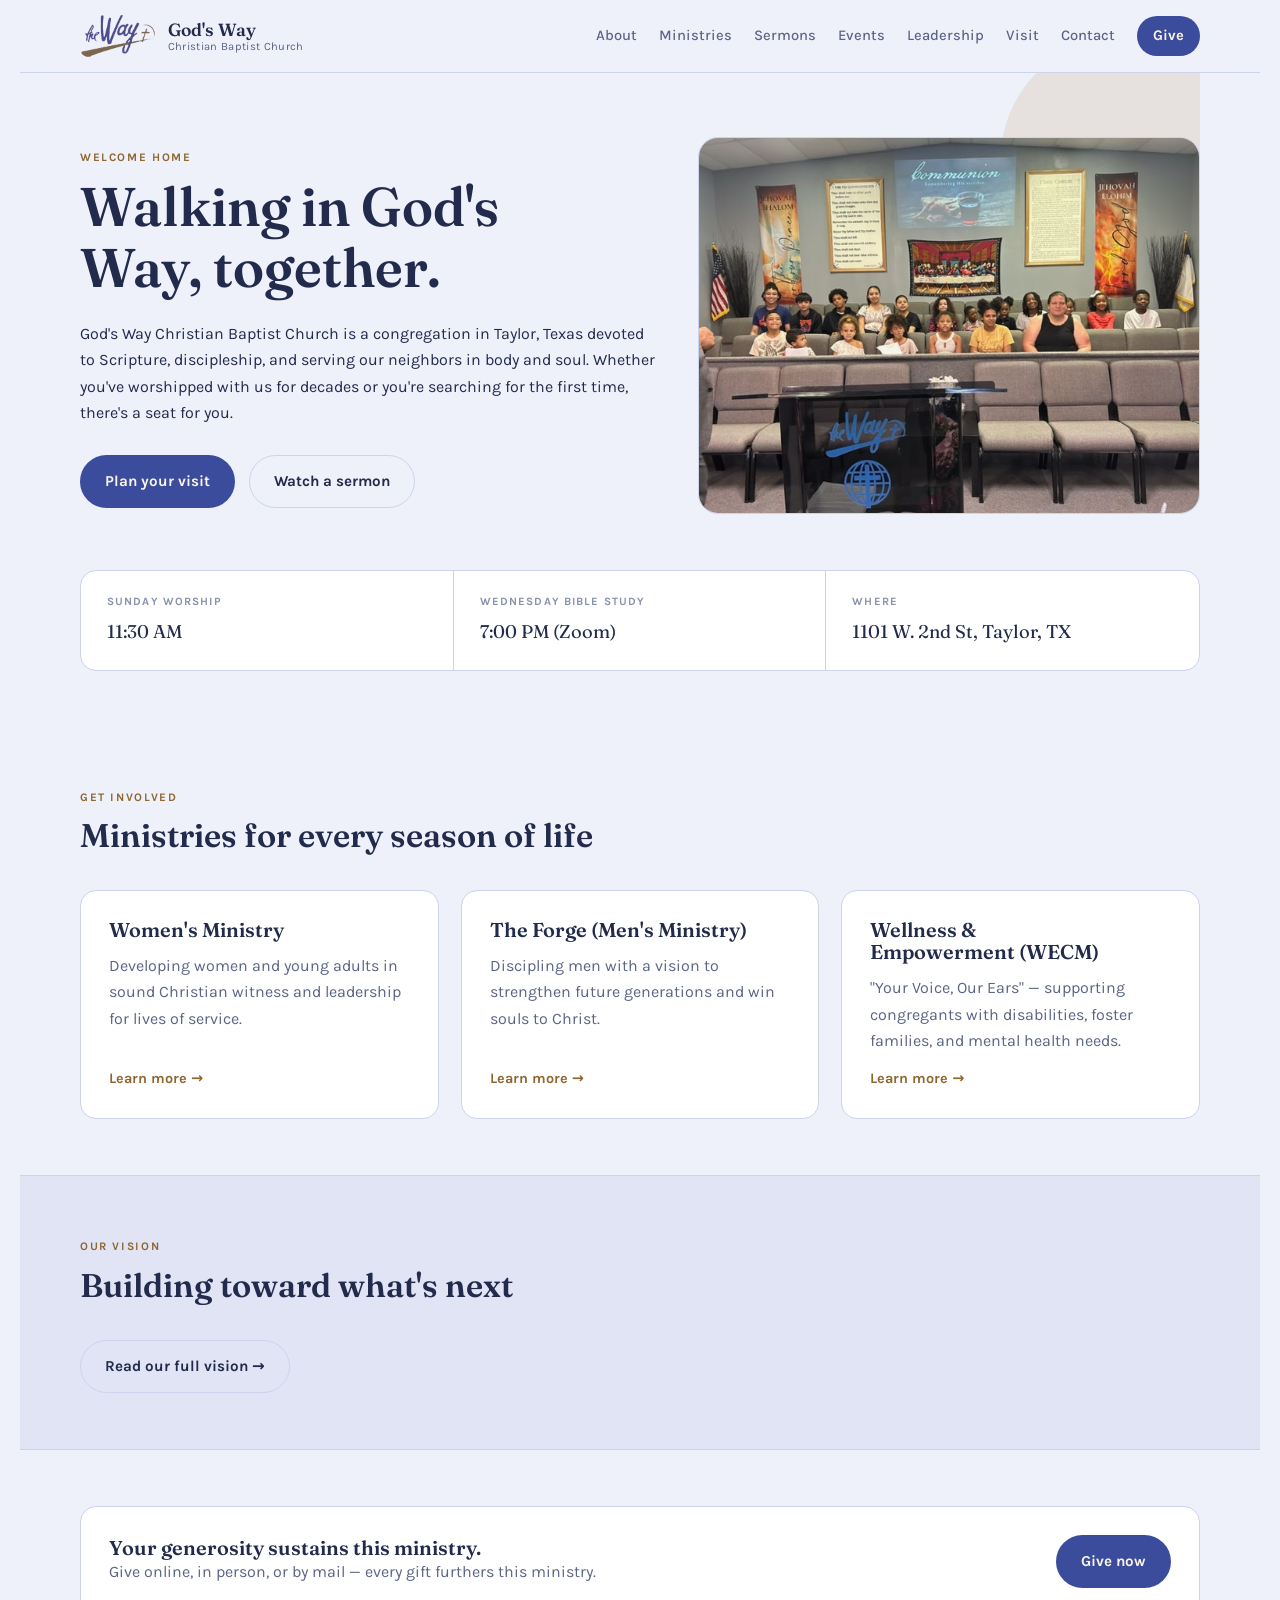
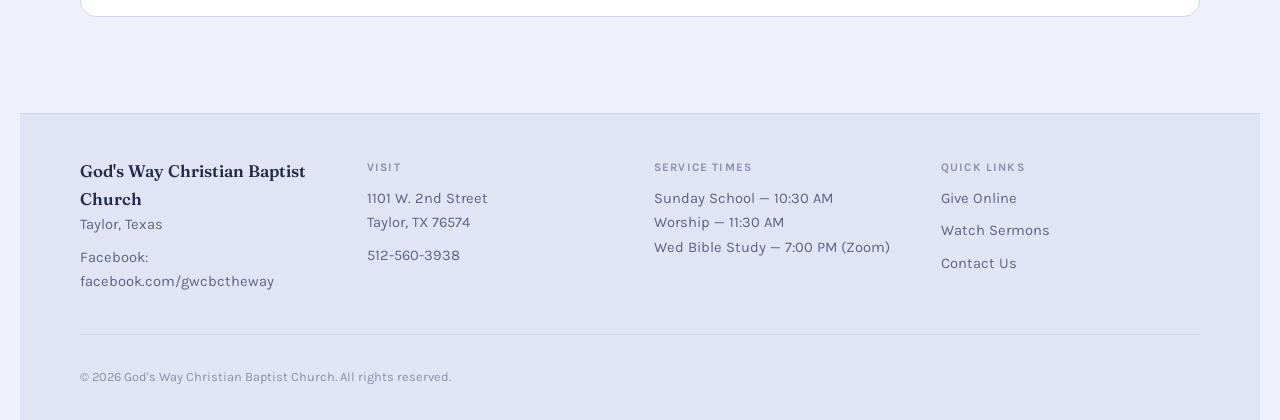
<file: index.html>
<!doctype html>
<html lang="en">
<head>
<meta charset="UTF-8">
<meta name="viewport" content="width=device-width, initial-scale=1.0">
<title>God's Way Christian Baptist Church</title>
<meta name="description" content="God's Way Christian Baptist Church in Taylor, Texas — Sunday worship, ministries, sermons, and online giving.">
<link rel="preconnect" href="https://fonts.googleapis.com">
<link rel="stylesheet" href="https://fonts.googleapis.com/css2?family=Fraunces:ital,wght@0,500;0,600;1,500&family=Karla:wght@400;500;700&display=swap">
<link rel="stylesheet" href="styles.css">
</head>
<body>

<header class="site-header">
  <div class="wrap header-inner">
    <a class="brand" href="index.html">
      <span class="brand-logo-chip">
        <img class="brand-logo" src="assets/logo.png" alt="God's Way Christian Baptist Church logo">
      </span>
      <span class="brand-text">
        <span class="brand-name">God's Way</span>
        <span class="brand-sub">Christian Baptist Church</span>
      </span>
    </a>
    <nav class="site-nav" aria-label="Primary">
      <a href="about.html">About</a>
      <a href="ministries.html">Ministries</a>
      <a href="sermons.html">Sermons</a>
      <a href="events.html">Events</a>
      <a href="staff.html">Leadership</a>
      <a href="visit.html">Visit</a>
      <a href="contact.html">Contact</a>
      <a class="nav-give" href="give.html">Give</a>
    </nav>
  </div>
</header>

<main>

  <section class="hero wrap">
    <div class="hero-arch" aria-hidden="true"></div>
    <div class="hero-grid">
      <div class="hero-content">
        <span class="eyebrow">Welcome Home</span>
        <h1>Walking in God's Way, together.</h1>
        <p class="wide">God's Way Christian Baptist Church is a congregation in Taylor, Texas devoted to Scripture, discipleship, and serving our neighbors in body and soul. Whether you've worshipped with us for decades or you're searching for the first time, there's a seat for you.</p>
        <div class="hero-actions">
          <a class="btn btn-primary" href="visit.html">Plan your visit</a>
          <a class="btn btn-ghost" href="sermons.html">Watch a sermon</a>
        </div>
      </div>
      <div class="hero-photo">
        <img class="zoomable" src="assets/congregation.jpg" alt="Congregation gathered for worship at God's Way Christian Baptist Church">
      </div>
    </div>
  </section>

  <div class="wrap">
    <div class="info-strip">
      <div class="info-item">
        <div class="info-label">Sunday Worship</div>
        <div class="info-value">11:30 AM</div>
      </div>
      <div class="info-item">
        <div class="info-label">Wednesday Bible Study</div>
        <div class="info-value">7:00 PM (Zoom)</div>
      </div>
      <div class="info-item">
        <div class="info-label">Where</div>
        <div class="info-value">1101 W. 2nd St, Taylor, TX</div>
      </div>
    </div>
  </div>

  <section class="block">
    <div class="wrap">
      <div class="section-head">
        <span class="eyebrow">Get Involved</span>
        <h2>Ministries for every season of life</h2>
      </div>
      <div class="grid-3">
        <div class="card">
          <h3>Women's Ministry</h3>
          <p>Developing women and young adults in sound Christian witness and leadership for lives of service.</p>
          <a class="more" href="ministries.html#womens">Learn more &rarr;</a>
        </div>
        <div class="card">
          <h3>The Forge (Men's Ministry)</h3>
          <p>Discipling men with a vision to strengthen future generations and win souls to Christ.</p>
          <a class="more" href="ministries.html#brotherhood">Learn more &rarr;</a>
        </div>
        <div class="card">
          <h3>Wellness &amp; Empowerment (WECM)</h3>
          <p>"Your Voice, Our Ears" — supporting congregants with disabilities, foster families, and mental health needs.</p>
          <a class="more" href="ministries.html#wecm">Learn more &rarr;</a>
        </div>
      </div>
    </div>
  </section>

  <section class="block alt">
    <div class="wrap">
      <span class="eyebrow">Our Vision</span>
      <h2>Building toward what's next</h2>
      <!-- <div class="needs-content">
        <span class="tag">Add Content</span>
        <p>Add your church's actual vision and future plans here.</p>
      </div> -->
      <a class="btn btn-ghost" style="margin-top:20px;" href="about.html">Read our full vision &rarr;</a>
    </div>
  </section>

  <section class="block">
    <div class="wrap">
      <div class="card" style="flex-direction:row; align-items:center; justify-content:space-between; flex-wrap:wrap; gap:20px;">
        <div>
          <h3>Your generosity sustains this ministry.</h3>
          <p>Give online, in person, or by mail — every gift furthers this ministry.</p>
        </div>
        <a class="btn btn-primary" href="give.html">Give now</a>
      </div>
    </div>
  </section>

</main>

<footer class="site-footer">
  <div class="wrap footer-grid">
    <div class="footer-col">
      <span class="brand-name">God's Way Christian Baptist Church</span>
      <p>Taylor, Texas</p>
      <p>Facebook: <a href="https://www.facebook.com/gwcbctheway/" target="_blank" rel="noopener">facebook.com/gwcbctheway</a></p>
    </div>
    <div class="footer-col">
      <span class="footer-heading">Visit</span>
      <p>1101 W. 2nd Street<br>Taylor, TX 76574</p>
      <p><a href="tel:+15125603938">512-560-3938</a></p>
    </div>
    <div class="footer-col">
      <span class="footer-heading">Service Times</span>
      <p>Sunday School — 10:30 AM<br>Worship — 11:30 AM<br>Wed Bible Study — 7:00 PM (Zoom)</p>
    </div>
    <div class="footer-col">
      <span class="footer-heading">Quick Links</span>
      <p><a href="give.html">Give Online</a></p>
      <p><a href="sermons.html">Watch Sermons</a></p>
      <p><a href="contact.html">Contact Us</a></p>
    </div>
  </div>
  <div class="wrap footer-bottom">
    <p>&copy; <span id="year"></span> God's Way Christian Baptist Church. All rights reserved.</p>
  </div>
</footer>

<script>document.getElementById('year').textContent = new Date().getFullYear();</script>
<script src="assets/lightbox.js"></script>
</body>
</html>
</file>
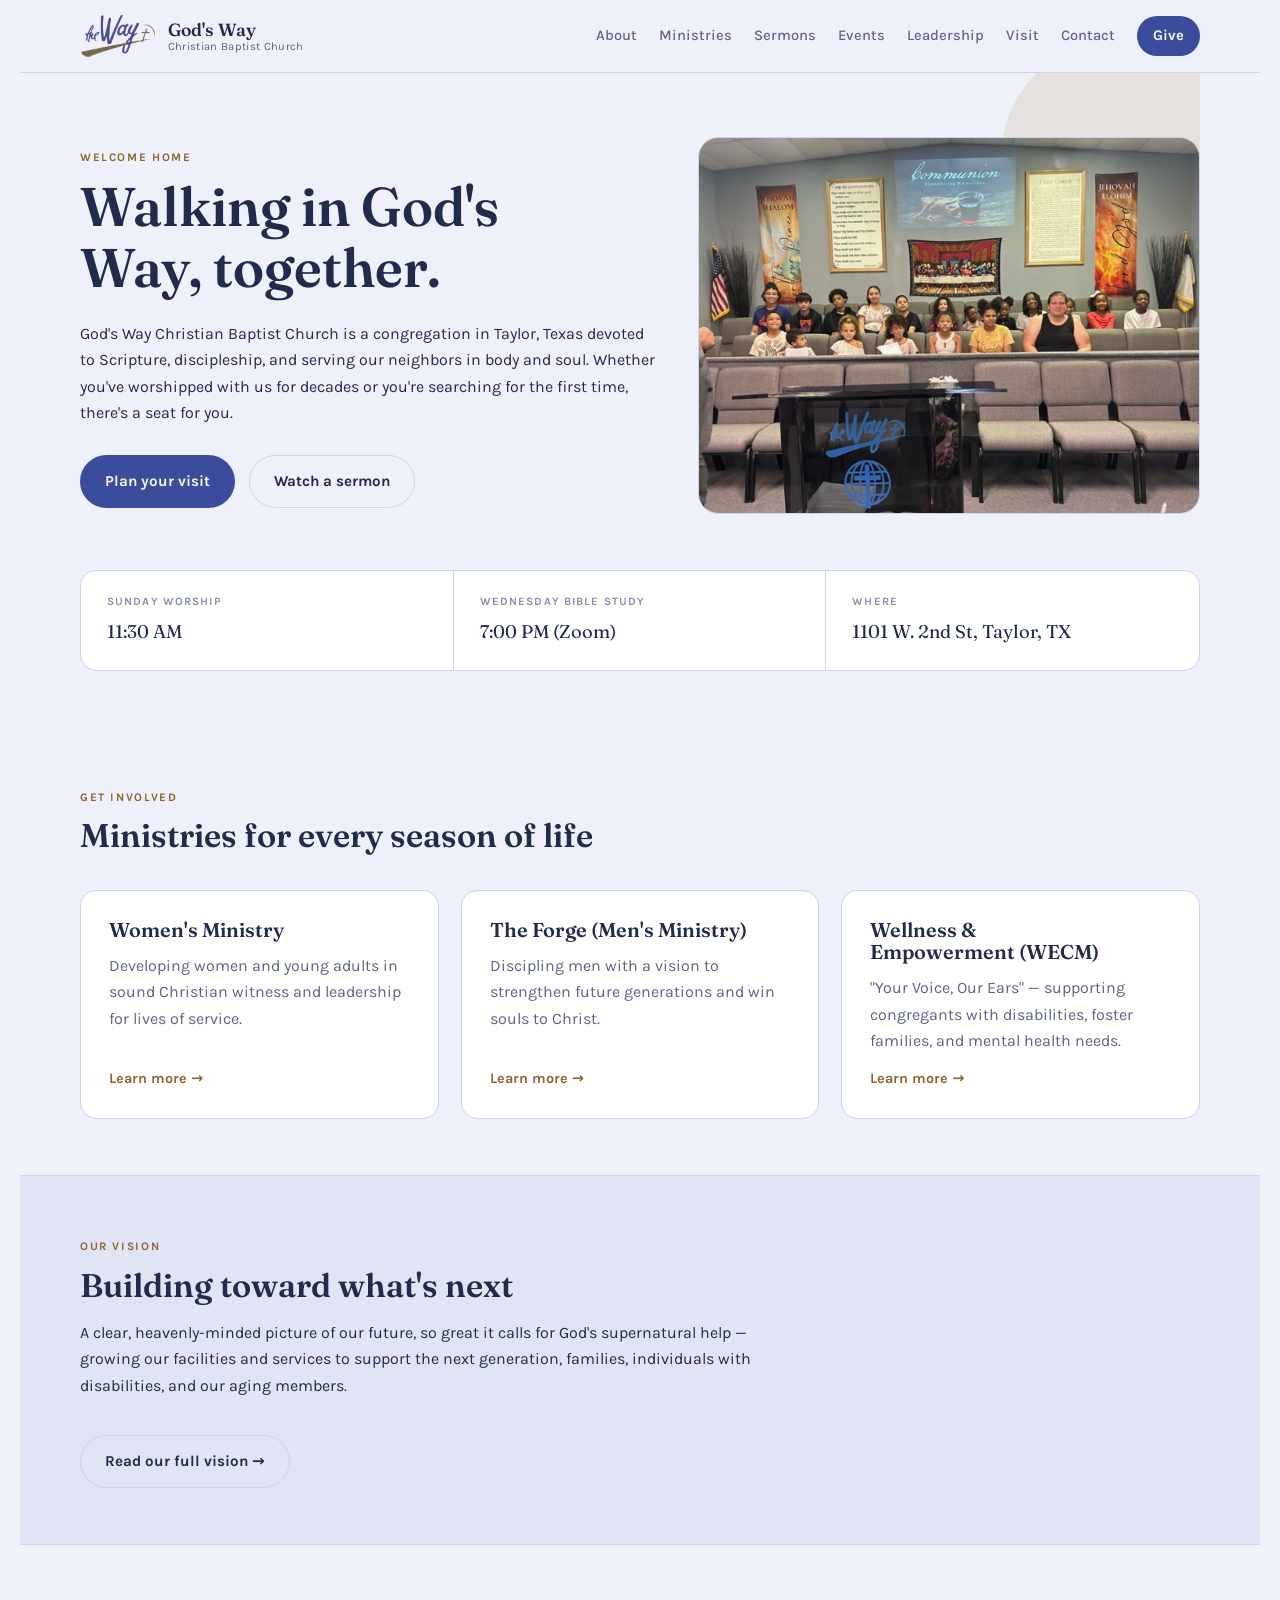
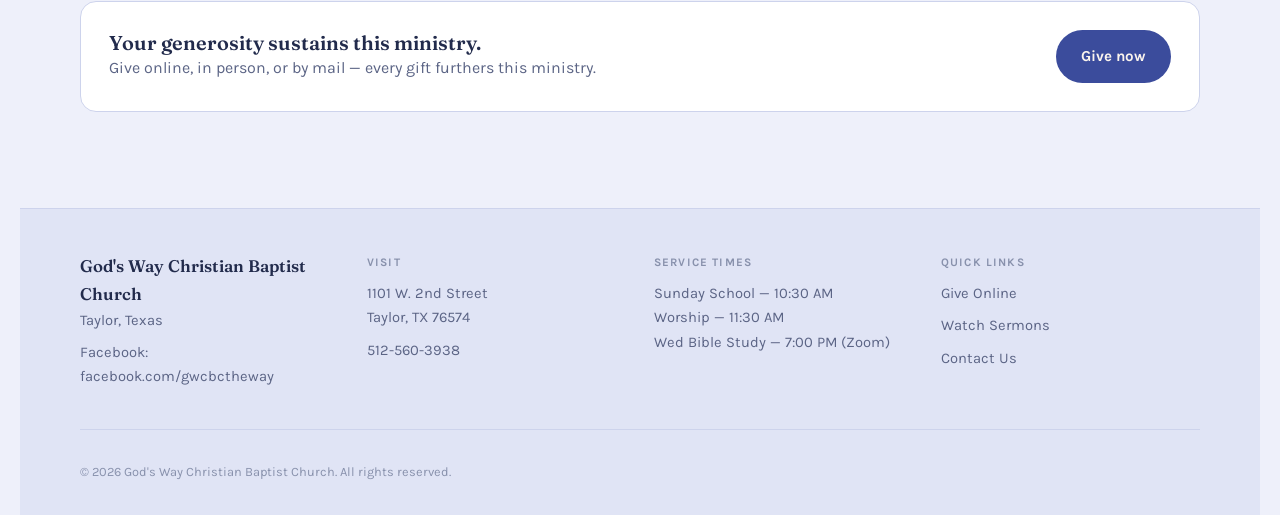
<file: public/index.html>
<!doctype html>
<html lang="en">
<head>
<meta charset="UTF-8">
<meta name="viewport" content="width=device-width, initial-scale=1.0">
<title>God's Way Christian Baptist Church</title>
<meta name="description" content="God's Way Christian Baptist Church in Taylor, Texas — Sunday worship, ministries, sermons, and online giving.">
<link rel="preconnect" href="https://fonts.googleapis.com">
<link rel="stylesheet" href="https://fonts.googleapis.com/css2?family=Fraunces:ital,wght@0,500;0,600;1,500&family=Karla:wght@400;500;700&display=swap">
<link rel="stylesheet" href="styles.css">
</head>
<body>

<header class="site-header">
  <div class="wrap header-inner">
    <a class="brand" href="index.html">
      <span class="brand-logo-chip">
        <img class="brand-logo" src="assets/logo.png" alt="God's Way Christian Baptist Church logo">
      </span>
      <span class="brand-text">
        <span class="brand-name">God's Way</span>
        <span class="brand-sub">Christian Baptist Church</span>
      </span>
    </a>
    <nav class="site-nav" aria-label="Primary">
      <a href="about.html">About</a>
      <a href="ministries.html">Ministries</a>
      <a href="sermons.html">Sermons</a>
      <a href="events.html">Events</a>
      <a href="staff.html">Leadership</a>
      <a href="visit.html">Visit</a>
      <a href="contact.html">Contact</a>
      <a class="nav-give" href="give.html">Give</a>
    </nav>
  </div>
</header>

<main>

  <section class="hero wrap">
    <div class="hero-arch" aria-hidden="true"></div>
    <div class="hero-grid">
      <div class="hero-content">
        <span class="eyebrow">Welcome Home</span>
        <h1>Walking in God's Way, together.</h1>
        <p class="wide">God's Way Christian Baptist Church is a congregation in Taylor, Texas devoted to Scripture, discipleship, and serving our neighbors in body and soul. Whether you've worshipped with us for decades or you're searching for the first time, there's a seat for you.</p>
        <div class="hero-actions">
          <a class="btn btn-primary" href="visit.html">Plan your visit</a>
          <a class="btn btn-ghost" href="sermons.html">Watch a sermon</a>
        </div>
      </div>
      <div class="hero-photo">
        <img class="zoomable" src="assets/congregation.jpg" alt="Congregation gathered for worship at God's Way Christian Baptist Church">
      </div>
    </div>
  </section>

  <div class="wrap">
    <div class="info-strip">
      <div class="info-item">
        <div class="info-label">Sunday Worship</div>
        <div class="info-value">11:30 AM</div>
      </div>
      <div class="info-item">
        <div class="info-label">Wednesday Bible Study</div>
        <div class="info-value">7:00 PM (Zoom)</div>
      </div>
      <div class="info-item">
        <div class="info-label">Where</div>
        <div class="info-value">1101 W. 2nd St, Taylor, TX</div>
      </div>
    </div>
  </div>

  <section class="block">
    <div class="wrap">
      <div class="section-head">
        <span class="eyebrow">Get Involved</span>
        <h2>Ministries for every season of life</h2>
      </div>
      <div class="grid-3">
        <div class="card">
          <h3>Women's Ministry</h3>
          <p>Developing women and young adults in sound Christian witness and leadership for lives of service.</p>
          <a class="more" href="ministries.html#womens">Learn more &rarr;</a>
        </div>
        <div class="card">
          <h3>The Forge (Men's Ministry)</h3>
          <p>Discipling men with a vision to strengthen future generations and win souls to Christ.</p>
          <a class="more" href="ministries.html#brotherhood">Learn more &rarr;</a>
        </div>
        <div class="card">
          <h3>Wellness &amp; Empowerment (WECM)</h3>
          <p>"Your Voice, Our Ears" — supporting congregants with disabilities, foster families, and mental health needs.</p>
          <a class="more" href="ministries.html#wecm">Learn more &rarr;</a>
        </div>
      </div>
    </div>
  </section>

  <section class="block alt">
    <div class="wrap">
      <span class="eyebrow">Our Vision</span>
      <h2>Building toward what's next</h2>
      <p class="wide">A clear, heavenly-minded picture of our future, so great it calls for God's supernatural help — growing our facilities and services to support the next generation, families, individuals with disabilities, and our aging members.</p>
      <a class="btn btn-ghost" style="margin-top:20px;" href="about.html">Read our full vision &rarr;</a>
    </div>
  </section>

  <section class="block">
    <div class="wrap">
      <div class="card" style="flex-direction:row; align-items:center; justify-content:space-between; flex-wrap:wrap; gap:20px;">
        <div>
          <h3>Your generosity sustains this ministry.</h3>
          <p>Give online, in person, or by mail — every gift furthers this ministry.</p>
        </div>
        <a class="btn btn-primary" href="give.html">Give now</a>
      </div>
    </div>
  </section>

</main>

<footer class="site-footer">
  <div class="wrap footer-grid">
    <div class="footer-col">
      <span class="brand-name">God's Way Christian Baptist Church</span>
      <p>Taylor, Texas</p>
      <p>Facebook: <a href="https://www.facebook.com/gwcbctheway/" target="_blank" rel="noopener">facebook.com/gwcbctheway</a></p>
    </div>
    <div class="footer-col">
      <span class="footer-heading">Visit</span>
      <p>1101 W. 2nd Street<br>Taylor, TX 76574</p>
      <p><a href="tel:+15125603938">512-560-3938</a></p>
    </div>
    <div class="footer-col">
      <span class="footer-heading">Service Times</span>
      <p>Sunday School — 10:30 AM<br>Worship — 11:30 AM<br>Wed Bible Study — 7:00 PM (Zoom)</p>
    </div>
    <div class="footer-col">
      <span class="footer-heading">Quick Links</span>
      <p><a href="give.html">Give Online</a></p>
      <p><a href="sermons.html">Watch Sermons</a></p>
      <p><a href="contact.html">Contact Us</a></p>
    </div>
  </div>
  <div class="wrap footer-bottom">
    <p>&copy; <span id="year"></span> God's Way Christian Baptist Church. All rights reserved.</p>
  </div>
</footer>

<script>document.getElementById('year').textContent = new Date().getFullYear();</script>
<script src="assets/lightbox.js"></script>
</body>
</html>
</file>
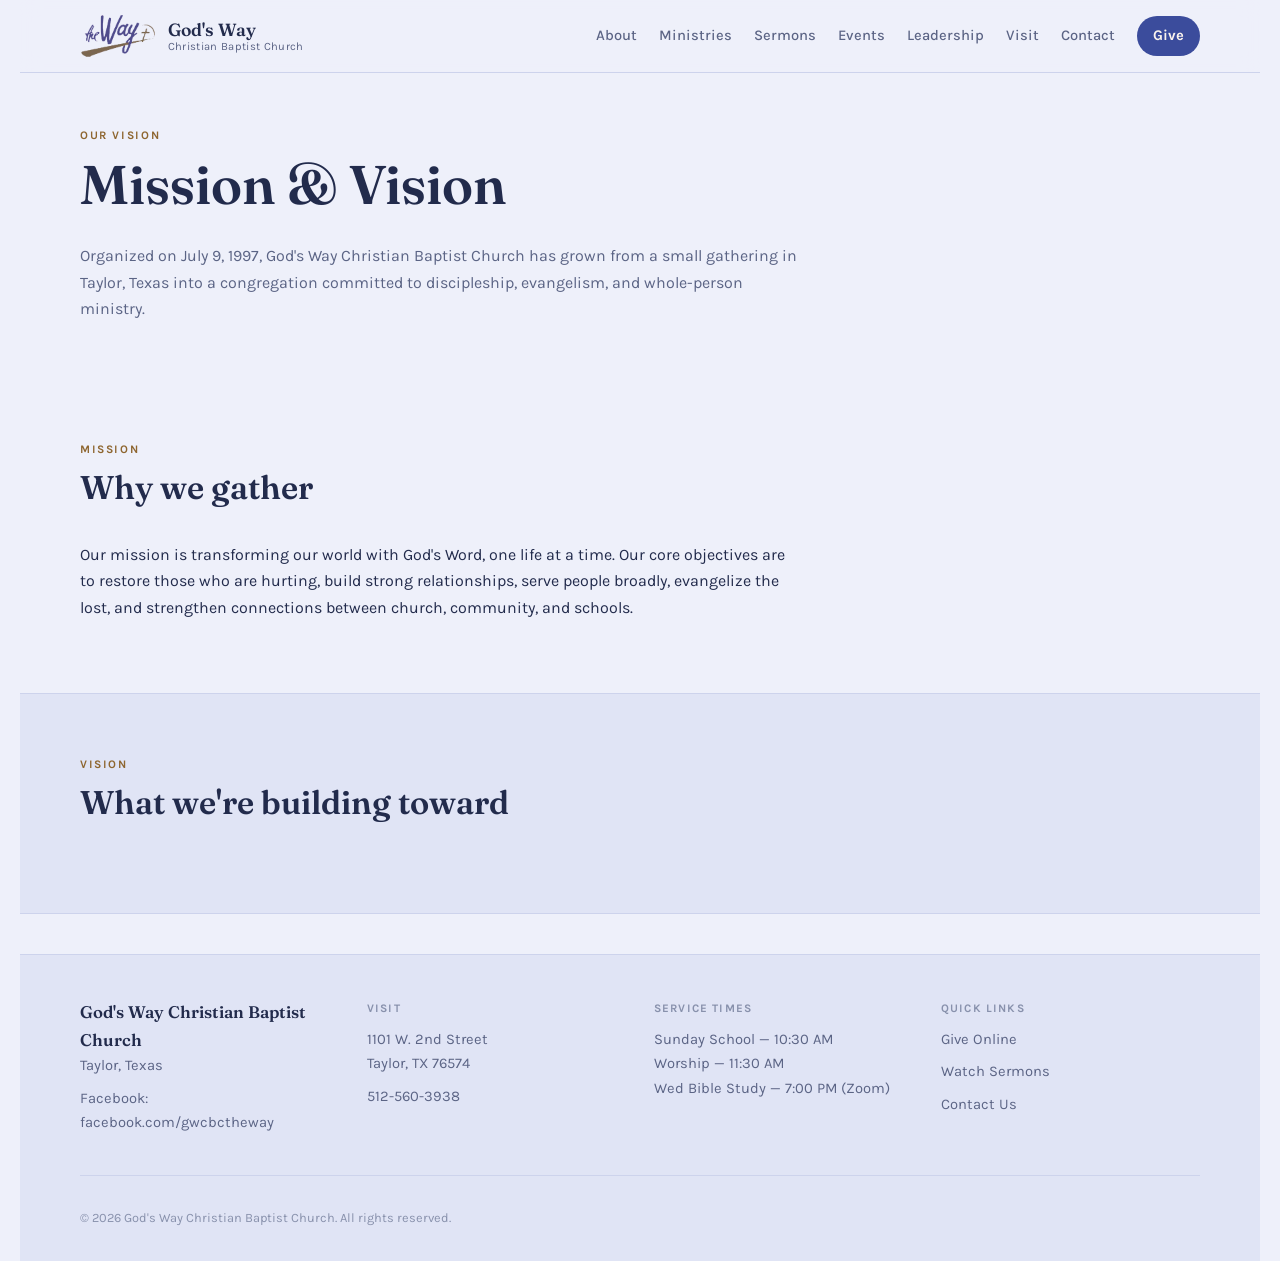
<file: about.html>
<!doctype html>
<html lang="en">
<head>
<meta charset="UTF-8">
<meta name="viewport" content="width=device-width, initial-scale=1.0">
<title>Mission &amp; Vision — God's Way Christian Baptist Church</title>
<link rel="preconnect" href="https://fonts.googleapis.com">
<link rel="stylesheet" href="https://fonts.googleapis.com/css2?family=Fraunces:ital,wght@0,500;0,600;1,500&family=Karla:wght@400;500;700&display=swap">
<link rel="stylesheet" href="styles.css">
</head>
<body>

<header class="site-header">
  <div class="wrap header-inner">
    <a class="brand" href="index.html">
      <span class="brand-logo-chip">
        <img class="brand-logo" src="assets/logo.png" alt="God's Way Christian Baptist Church logo">
      </span>
      <span class="brand-text">
        <span class="brand-name">God's Way</span>
        <span class="brand-sub">Christian Baptist Church</span>
      </span>
    </a>
    <nav class="site-nav" aria-label="Primary">
      <a href="about.html">About</a>
      <a href="ministries.html">Ministries</a>
      <a href="sermons.html">Sermons</a>
      <a href="events.html">Events</a>
      <a href="staff.html">Leadership</a>
      <a href="visit.html">Visit</a>
      <a href="contact.html">Contact</a>
      <a class="nav-give" href="give.html">Give</a>
    </nav>
  </div>
</header>

<main>
  <section class="page-head wrap">
    <span class="eyebrow">Our Vision</span>
    <h1>Mission &amp; Vision</h1>
    <p class="wide">Organized on July 9, 1997, God's Way Christian Baptist Church has grown from a small gathering in Taylor, Texas into a congregation committed to discipleship, evangelism, and whole-person ministry.</p>
  </section>

  <section class="block">
    <div class="wrap">
      <div class="section-head">
        <span class="eyebrow">Mission</span>
        <h2>Why we gather</h2>
      </div>
      <p class="wide">Our mission is transforming our world with God's Word, one life at a time. Our core objectives are to restore those who are hurting, build strong relationships, serve people broadly, evangelize the lost, and strengthen connections between church, community, and schools.</p>
    </div>
  </section>

  <section class="block alt">
    <div class="wrap">
      <div class="section-head">
        <span class="eyebrow">Vision</span>
        <h2>What we're building toward</h2>
      </div>
      <!-- <div class="needs-content">
        <span class="tag">Add Content</span>
        <p>Add your church's actual vision and future plans here — send us the details and we'll replace this placeholder.</p>
      </div> -->
    </div>
  </section>

  <!-- <section class="block">
    <div class="wrap">
      <div class="needs-content">
        <span class="tag">Add Content</span>
        <p>This is a good place for your fuller church history and founding story — who started God's Way, the journey since 1997, and milestones along the way. Send the text and we'll drop it in here.</p>
      </div>
    </div>
  </section> -->
</main>

<footer class="site-footer">
  <div class="wrap footer-grid">
    <div class="footer-col">
      <span class="brand-name">God's Way Christian Baptist Church</span>
      <p>Taylor, Texas</p>
      <p>Facebook: <a href="https://www.facebook.com/gwcbctheway/" target="_blank" rel="noopener">facebook.com/gwcbctheway</a></p>
    </div>
    <div class="footer-col">
      <span class="footer-heading">Visit</span>
      <p>1101 W. 2nd Street<br>Taylor, TX 76574</p>
      <p><a href="tel:+15125603938">512-560-3938</a></p>
    </div>
    <div class="footer-col">
      <span class="footer-heading">Service Times</span>
      <p>Sunday School — 10:30 AM<br>Worship — 11:30 AM<br>Wed Bible Study — 7:00 PM (Zoom)</p>
    </div>
    <div class="footer-col">
      <span class="footer-heading">Quick Links</span>
      <p><a href="give.html">Give Online</a></p>
      <p><a href="sermons.html">Watch Sermons</a></p>
      <p><a href="contact.html">Contact Us</a></p>
    </div>
  </div>
  <div class="wrap footer-bottom">
    <p>&copy; <span id="year"></span> God's Way Christian Baptist Church. All rights reserved.</p>
  </div>
</footer>

<script>document.getElementById('year').textContent = new Date().getFullYear();</script>
</body>
</html>
</file>
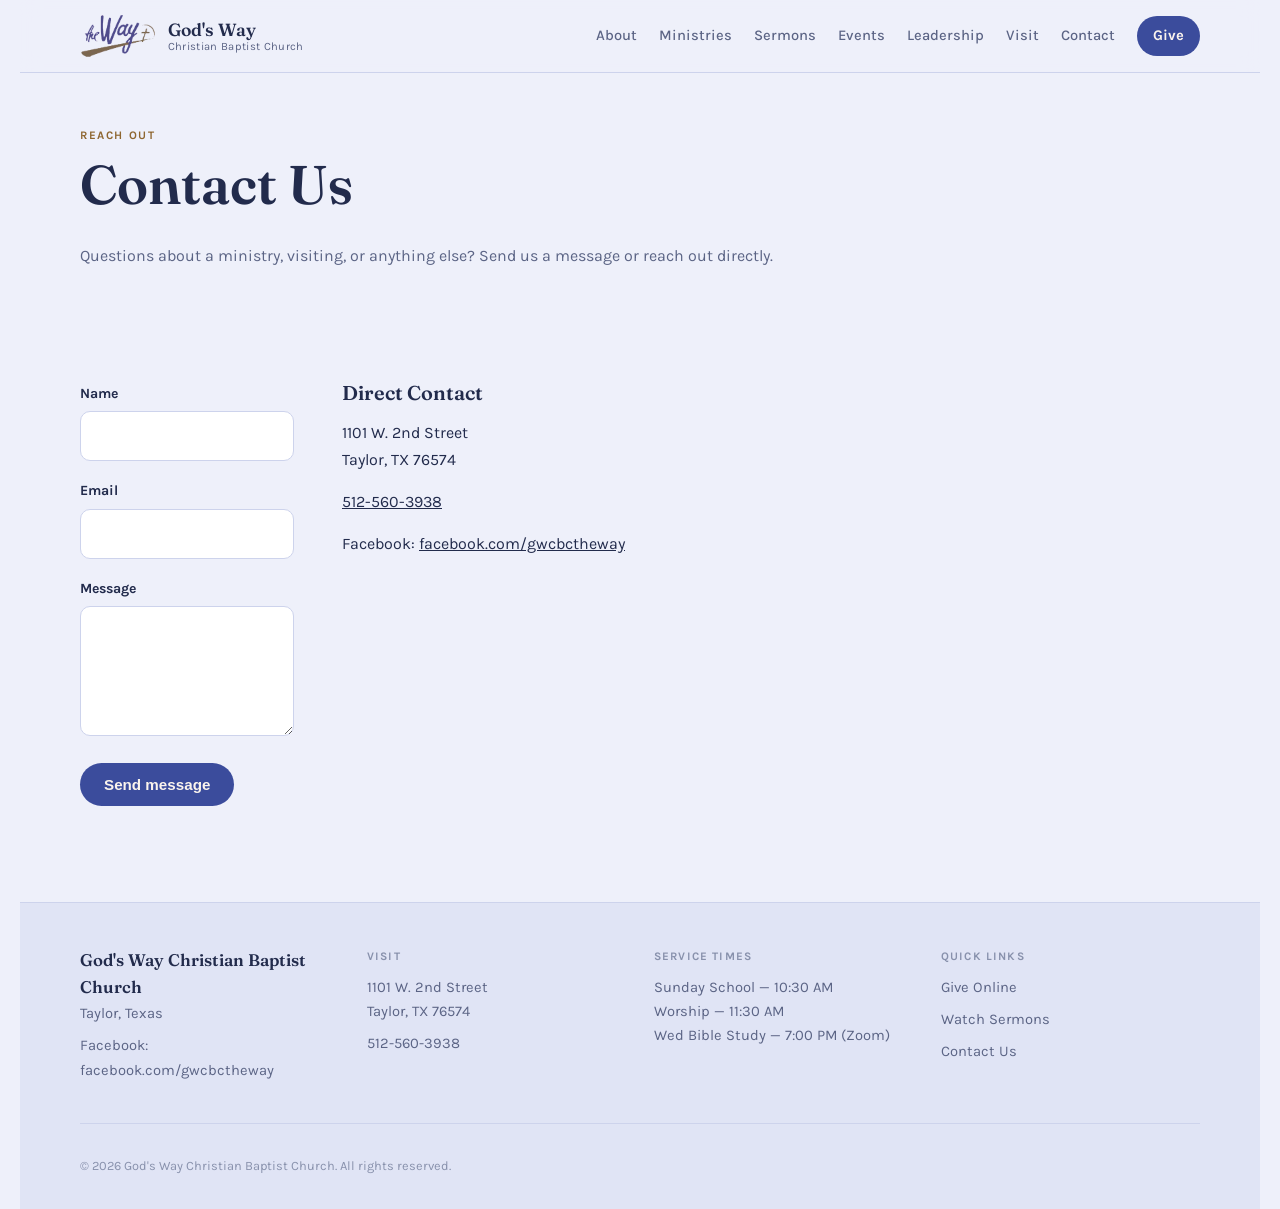
<file: contact.html>
<!doctype html>
<html lang="en">
<head>
<meta charset="UTF-8">
<meta name="viewport" content="width=device-width, initial-scale=1.0">
<title>Contact — God's Way Christian Baptist Church</title>
<link rel="preconnect" href="https://fonts.googleapis.com">
<link rel="stylesheet" href="https://fonts.googleapis.com/css2?family=Fraunces:ital,wght@0,500;0,600;1,500&family=Karla:wght@400;500;700&display=swap">
<link rel="stylesheet" href="styles.css">
</head>
<body>

<header class="site-header">
  <div class="wrap header-inner">
    <a class="brand" href="index.html">
      <span class="brand-logo-chip">
        <img class="brand-logo" src="assets/logo.png" alt="God's Way Christian Baptist Church logo">
      </span>
      <span class="brand-text">
        <span class="brand-name">God's Way</span>
        <span class="brand-sub">Christian Baptist Church</span>
      </span>
    </a>
    <nav class="site-nav" aria-label="Primary">
      <a href="about.html">About</a>
      <a href="ministries.html">Ministries</a>
      <a href="sermons.html">Sermons</a>
      <a href="events.html">Events</a>
      <a href="staff.html">Leadership</a>
      <a href="visit.html">Visit</a>
      <a href="contact.html">Contact</a>
      <a class="nav-give" href="give.html">Give</a>
    </nav>
  </div>
</header>

<main>
  <section class="page-head wrap">
    <span class="eyebrow">Reach Out</span>
    <h1>Contact Us</h1>
    <p class="wide">Questions about a ministry, visiting, or anything else? Send us a message or reach out directly.</p>
  </section>

  <section class="block">
    <div class="wrap" style="display:flex; gap:48px; flex-wrap:wrap;">
      <form class="form-grid" action="mailto:gwcbctw@yahoo.com" method="post" enctype="text/plain">
        <div>
          <label for="name">Name</label>
          <input id="name" name="name" type="text" required>
        </div>
        <div>
          <label for="email">Email</label>
          <input id="email" name="email" type="email" required>
        </div>
        <div>
          <label for="message">Message</label>
          <textarea id="message" name="message" required></textarea>
        </div>
        <button class="btn btn-primary" type="submit" style="align-self:flex-start; border:none; cursor:pointer;">Send message</button>
      </form>

      <div style="flex:1 1 260px;">
        <h3>Direct Contact</h3>
        <p>1101 W. 2nd Street<br>Taylor, TX 76574</p>
        <p><a href="tel:+15125603938">512-560-3938</a></p>
        <p>Facebook: <a href="https://www.facebook.com/gwcbctheway/" target="_blank" rel="noopener">facebook.com/gwcbctheway</a></p>
        <!-- <div class="needs-content">
          <span class="tag">Setup Needed</span>
          <p>Right now this form opens the visitor's email app addressed to <code>gwcbctw@yahoo.com</code>. For messages to land directly in your inbox without opening an email app, connect a free <strong>Formspree</strong> form instead (swap the form's <code>action</code> attribute for the endpoint Formspree gives you).</p>
        </div> -->
      </div>
    </div>
  </section>
</main>

<footer class="site-footer">
  <div class="wrap footer-grid">
    <div class="footer-col">
      <span class="brand-name">God's Way Christian Baptist Church</span>
      <p>Taylor, Texas</p>
      <p>Facebook: <a href="https://www.facebook.com/gwcbctheway/" target="_blank" rel="noopener">facebook.com/gwcbctheway</a></p>
    </div>
    <div class="footer-col">
      <span class="footer-heading">Visit</span>
      <p>1101 W. 2nd Street<br>Taylor, TX 76574</p>
      <p><a href="tel:+15125603938">512-560-3938</a></p>
    </div>
    <div class="footer-col">
      <span class="footer-heading">Service Times</span>
      <p>Sunday School — 10:30 AM<br>Worship — 11:30 AM<br>Wed Bible Study — 7:00 PM (Zoom)</p>
    </div>
    <div class="footer-col">
      <span class="footer-heading">Quick Links</span>
      <p><a href="give.html">Give Online</a></p>
      <p><a href="sermons.html">Watch Sermons</a></p>
      <p><a href="contact.html">Contact Us</a></p>
    </div>
  </div>
  <div class="wrap footer-bottom">
    <p>&copy; <span id="year"></span> God's Way Christian Baptist Church. All rights reserved.</p>
  </div>
</footer>

<script>document.getElementById('year').textContent = new Date().getFullYear();</script>
</body>
</html>
</file>
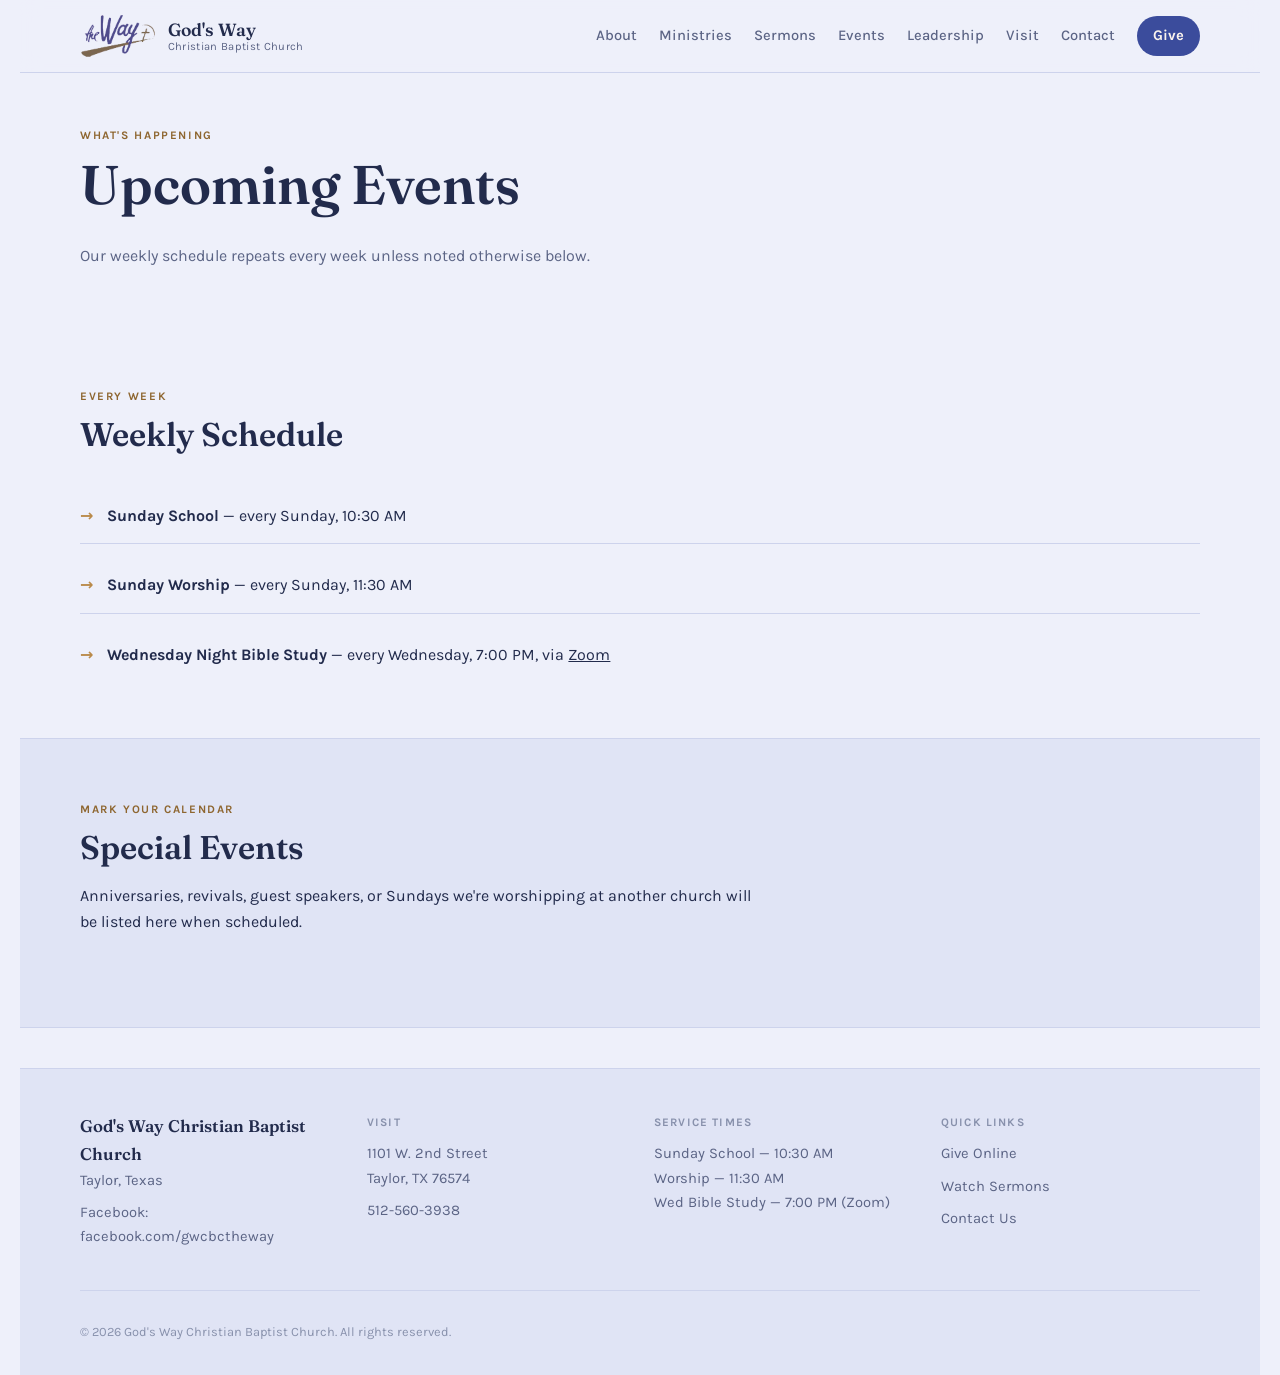
<file: events.html>
<!doctype html>
<html lang="en">
<head>
<meta charset="UTF-8">
<meta name="viewport" content="width=device-width, initial-scale=1.0">
<title>Events — God's Way Christian Baptist Church</title>
<link rel="preconnect" href="https://fonts.googleapis.com">
<link rel="stylesheet" href="https://fonts.googleapis.com/css2?family=Fraunces:ital,wght@0,500;0,600;1,500&family=Karla:wght@400;500;700&display=swap">
<link rel="stylesheet" href="styles.css">
</head>
<body>

<header class="site-header">
  <div class="wrap header-inner">
    <a class="brand" href="index.html">
      <span class="brand-logo-chip">
        <img class="brand-logo" src="assets/logo.png" alt="God's Way Christian Baptist Church logo">
      </span>
      <span class="brand-text">
        <span class="brand-name">God's Way</span>
        <span class="brand-sub">Christian Baptist Church</span>
      </span>
    </a>
    <nav class="site-nav" aria-label="Primary">
      <a href="about.html">About</a>
      <a href="ministries.html">Ministries</a>
      <a href="sermons.html">Sermons</a>
      <a href="events.html">Events</a>
      <a href="staff.html">Leadership</a>
      <a href="visit.html">Visit</a>
      <a href="contact.html">Contact</a>
      <a class="nav-give" href="give.html">Give</a>
    </nav>
  </div>
</header>

<main>
  <section class="page-head wrap">
    <span class="eyebrow">What's Happening</span>
    <h1>Upcoming Events</h1>
    <p class="wide">Our weekly schedule repeats every week unless noted otherwise below.</p>
  </section>

  <section class="block">
    <div class="wrap">
      <div class="section-head">
        <span class="eyebrow">Every Week</span>
        <h2>Weekly Schedule</h2>
      </div>
      <ul class="plain-list">
        <li><span class="bullet">&rarr;</span><span><strong>Sunday School</strong> — every Sunday, 10:30 AM</span></li>
        <li><span class="bullet">&rarr;</span><span><strong>Sunday Worship</strong> — every Sunday, 11:30 AM</span></li>
        <li><span class="bullet">&rarr;</span><span><strong>Wednesday Night Bible Study</strong> — every Wednesday, 7:00 PM, via <a href="https://us02web.zoom.us/j/9170618052" target="_blank" rel="noopener">Zoom</a></span></li>
      </ul>
    </div>
  </section>

  <section class="block alt">
    <div class="wrap">
      <div class="section-head">
        <span class="eyebrow">Mark Your Calendar</span>
        <h2>Special Events</h2>
        <p class="wide">Anniversaries, revivals, guest speakers, or Sundays we're worshipping at another church will be listed here when scheduled.</p>
      </div>
      <!-- <div class="needs-content">
        <span class="tag">Add Content</span>
        <p>No special events scheduled right now — send the details for any upcoming ones and we'll add them here.</p>
      </div> -->
    </div>
  </section>

  </main>

<footer class="site-footer">
  <div class="wrap footer-grid">
    <div class="footer-col">
      <span class="brand-name">God's Way Christian Baptist Church</span>
      <p>Taylor, Texas</p>
      <p>Facebook: <a href="https://www.facebook.com/gwcbctheway/" target="_blank" rel="noopener">facebook.com/gwcbctheway</a></p>
    </div>
    <div class="footer-col">
      <span class="footer-heading">Visit</span>
      <p>1101 W. 2nd Street<br>Taylor, TX 76574</p>
      <p><a href="tel:+15125603938">512-560-3938</a></p>
    </div>
    <div class="footer-col">
      <span class="footer-heading">Service Times</span>
      <p>Sunday School — 10:30 AM<br>Worship — 11:30 AM<br>Wed Bible Study — 7:00 PM (Zoom)</p>
    </div>
    <div class="footer-col">
      <span class="footer-heading">Quick Links</span>
      <p><a href="give.html">Give Online</a></p>
      <p><a href="sermons.html">Watch Sermons</a></p>
      <p><a href="contact.html">Contact Us</a></p>
    </div>
  </div>
  <div class="wrap footer-bottom">
    <p>&copy; <span id="year"></span> God's Way Christian Baptist Church. All rights reserved.</p>
  </div>
</footer>

<script>document.getElementById('year').textContent = new Date().getFullYear();</script>
</body>
</html>
</file>
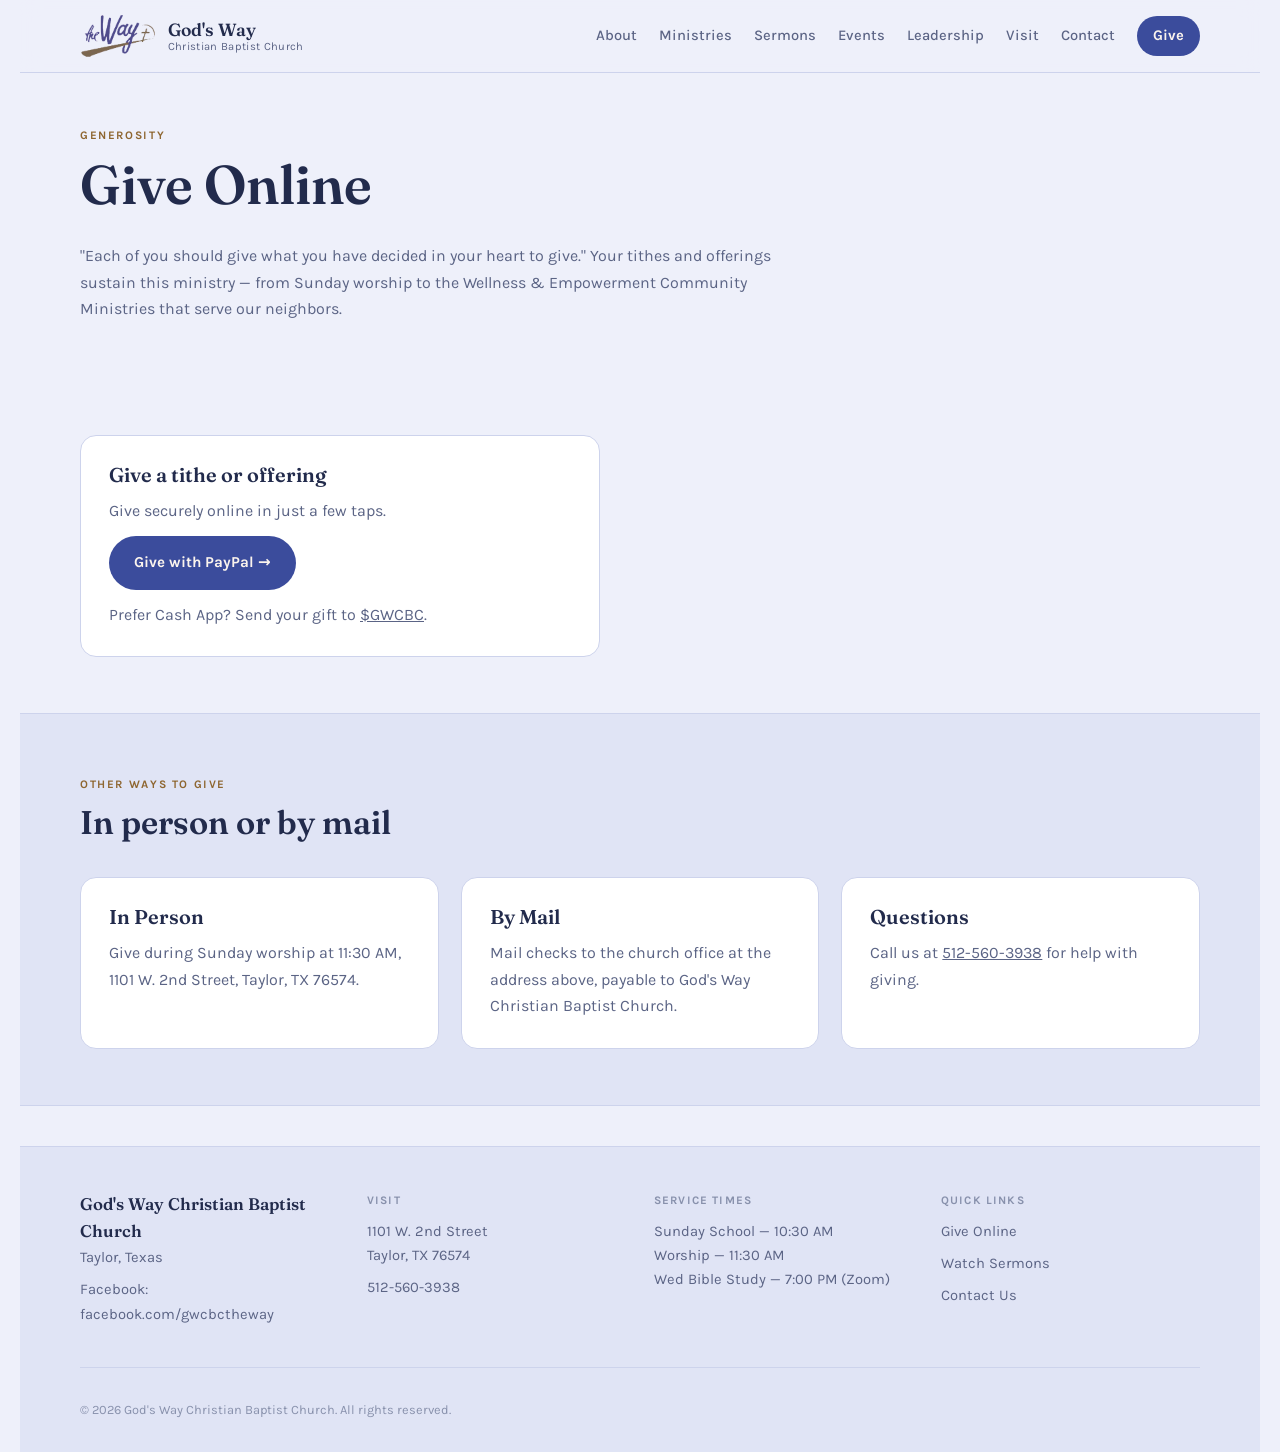
<file: give.html>
<!doctype html>
<html lang="en">
<head>
<meta charset="UTF-8">
<meta name="viewport" content="width=device-width, initial-scale=1.0">
<title>Give — God's Way Christian Baptist Church</title>
<link rel="preconnect" href="https://fonts.googleapis.com">
<link rel="stylesheet" href="https://fonts.googleapis.com/css2?family=Fraunces:ital,wght@0,500;0,600;1,500&family=Karla:wght@400;500;700&display=swap">
<link rel="stylesheet" href="styles.css">
</head>
<body>

<header class="site-header">
  <div class="wrap header-inner">
    <a class="brand" href="index.html">
      <span class="brand-logo-chip">
        <img class="brand-logo" src="assets/logo.png" alt="God's Way Christian Baptist Church logo">
      </span>
      <span class="brand-text">
        <span class="brand-name">God's Way</span>
        <span class="brand-sub">Christian Baptist Church</span>
      </span>
    </a>
    <nav class="site-nav" aria-label="Primary">
      <a href="about.html">About</a>
      <a href="ministries.html">Ministries</a>
      <a href="sermons.html">Sermons</a>
      <a href="events.html">Events</a>
      <a href="staff.html">Leadership</a>
      <a href="visit.html">Visit</a>
      <a href="contact.html">Contact</a>
      <a class="nav-give" href="give.html">Give</a>
    </nav>
  </div>
</header>

<main>
  <section class="page-head wrap">
    <span class="eyebrow">Generosity</span>
    <h1>Give Online</h1>
    <p class="wide">"Each of you should give what you have decided in your heart to give." Your tithes and offerings sustain this ministry — from Sunday worship to the Wellness &amp; Empowerment Community Ministries that serve our neighbors.</p>
  </section>

  <section class="block">
    <div class="wrap">
      <div class="card" style="max-width:520px;">
        <h3>Give a tithe or offering</h3>
        <p>Give securely online in just a few taps.</p>
        <a class="btn btn-primary" href="https://www.paypal.com/donate/?hosted_button_id=GUP379P98ZNT4" target="_blank" rel="noopener" style="align-self:flex-start;">Give with PayPal &rarr;</a>
        <p>Prefer Cash App? Send your gift to <a href="https://cash.app/$GWCBC" target="_blank" rel="noopener">$GWCBC</a>.</p>
      </div>
    </div>
  </section>

  <section class="block alt">
    <div class="wrap">
      <div class="section-head">
        <span class="eyebrow">Other Ways To Give</span>
        <h2>In person or by mail</h2>
      </div>
      <div class="grid-3">
        <div class="card">
          <h3>In Person</h3>
          <p>Give during Sunday worship at 11:30 AM, 1101 W. 2nd Street, Taylor, TX 76574.</p>
        </div>
        <div class="card">
          <h3>By Mail</h3>
          <p>Mail checks to the church office at the address above, payable to God's Way Christian Baptist Church.</p>
        </div>
        <div class="card">
          <h3>Questions</h3>
          <p>Call us at <a href="tel:+15125603938">512-560-3938</a> for help with giving.</p>
        </div>
      </div>
    </div>
  </section>
</main>

<footer class="site-footer">
  <div class="wrap footer-grid">
    <div class="footer-col">
      <span class="brand-name">God's Way Christian Baptist Church</span>
      <p>Taylor, Texas</p>
      <p>Facebook: <a href="https://www.facebook.com/gwcbctheway/" target="_blank" rel="noopener">facebook.com/gwcbctheway</a></p>
    </div>
    <div class="footer-col">
      <span class="footer-heading">Visit</span>
      <p>1101 W. 2nd Street<br>Taylor, TX 76574</p>
      <p><a href="tel:+15125603938">512-560-3938</a></p>
    </div>
    <div class="footer-col">
      <span class="footer-heading">Service Times</span>
      <p>Sunday School — 10:30 AM<br>Worship — 11:30 AM<br>Wed Bible Study — 7:00 PM (Zoom)</p>
    </div>
    <div class="footer-col">
      <span class="footer-heading">Quick Links</span>
      <p><a href="give.html">Give Online</a></p>
      <p><a href="sermons.html">Watch Sermons</a></p>
      <p><a href="contact.html">Contact Us</a></p>
    </div>
  </div>
  <div class="wrap footer-bottom">
    <p>&copy; <span id="year"></span> God's Way Christian Baptist Church. All rights reserved.</p>
  </div>
</footer>

<script>document.getElementById('year').textContent = new Date().getFullYear();</script>
</body>
</html>
</file>
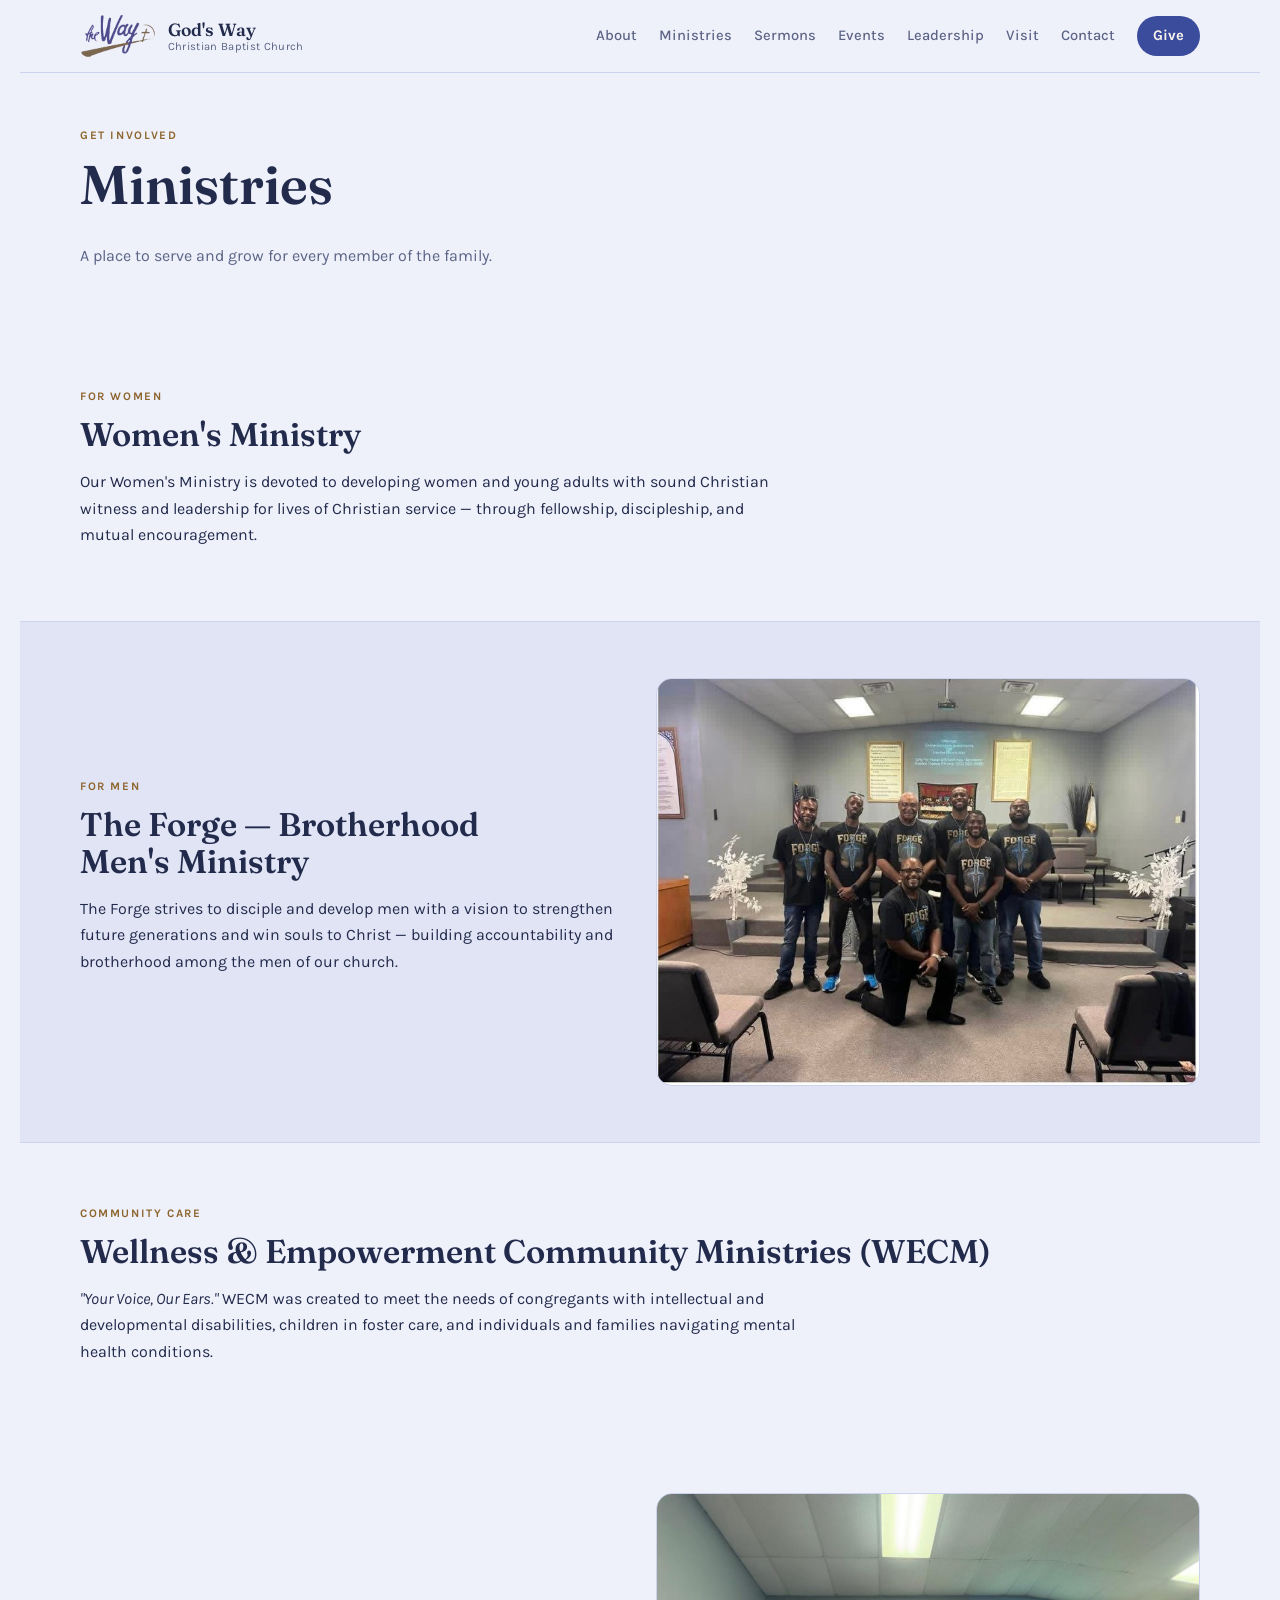
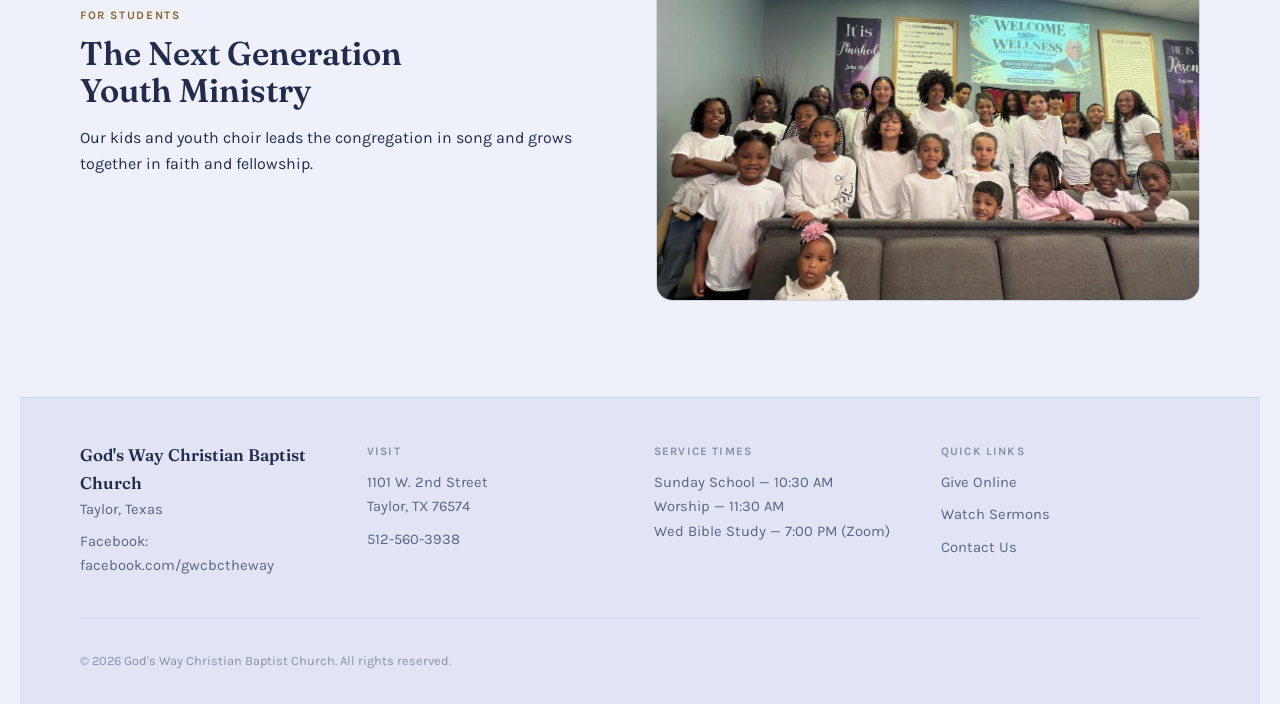
<file: ministries.html>
<!doctype html>
<html lang="en">
<head>
<meta charset="UTF-8">
<meta name="viewport" content="width=device-width, initial-scale=1.0">
<title>Ministries — God's Way Christian Baptist Church</title>
<link rel="preconnect" href="https://fonts.googleapis.com">
<link rel="stylesheet" href="https://fonts.googleapis.com/css2?family=Fraunces:ital,wght@0,500;0,600;1,500&family=Karla:wght@400;500;700&display=swap">
<link rel="stylesheet" href="styles.css">
</head>
<body>

<header class="site-header">
  <div class="wrap header-inner">
    <a class="brand" href="index.html">
      <span class="brand-logo-chip">
        <img class="brand-logo" src="assets/logo.png" alt="God's Way Christian Baptist Church logo">
      </span>
      <span class="brand-text">
        <span class="brand-name">God's Way</span>
        <span class="brand-sub">Christian Baptist Church</span>
      </span>
    </a>
    <nav class="site-nav" aria-label="Primary">
      <a href="about.html">About</a>
      <a href="ministries.html">Ministries</a>
      <a href="sermons.html">Sermons</a>
      <a href="events.html">Events</a>
      <a href="staff.html">Leadership</a>
      <a href="visit.html">Visit</a>
      <a href="contact.html">Contact</a>
      <a class="nav-give" href="give.html">Give</a>
    </nav>
  </div>
</header>

<main>
  <section class="page-head wrap">
    <span class="eyebrow">Get Involved</span>
    <h1>Ministries</h1>
    <p class="wide">A place to serve and grow for every member of the family.</p>
  </section>

  <section class="block" id="womens">
    <div class="wrap">
      <span class="eyebrow">For Women</span>
      <h2>Women's Ministry</h2>
      <p class="wide">Our Women's Ministry is devoted to developing women and young adults with sound Christian witness and leadership for lives of Christian service — through fellowship, discipleship, and mutual encouragement.</p>
      <!-- <div class="needs-content" style="margin-top:20px;">
        <span class="tag">Add Content</span>
        <p>Add current meeting times, leader name(s), and a photo of the group here.</p>
      </div> -->
    </div>
  </section>

  <section class="block alt" id="brotherhood">
    <div class="wrap split-grid">
      <div>
        <span class="eyebrow">For Men</span>
        <h2>The Forge — Brotherhood Men's Ministry</h2>
        <p class="wide">The Forge strives to disciple and develop men with a vision to strengthen future generations and win souls to Christ — building accountability and brotherhood among the men of our church.</p>
        <!-- <div class="needs-content" style="margin-top:20px;">
          <span class="tag">Add Content</span>
          <p>Add current meeting times and leader name(s) here.</p>
        </div> -->
      </div>
      <div class="split-photo">
        <img class="zoomable" src="assets/ministries/forge.jpg" alt="Men of The Forge, God's Way Christian Baptist Church's Brotherhood ministry">
      </div>
    </div>
  </section>

  <section class="block" id="wecm">
    <div class="wrap">
      <span class="eyebrow">Community Care</span>
      <h2>Wellness &amp; Empowerment Community Ministries (WECM)</h2>
      <p class="wide"><em>"Your Voice, Our Ears."</em> WECM was created to meet the needs of congregants with intellectual and developmental disabilities, children in foster care, and individuals and families navigating mental health conditions.</p>
      <!-- <div class="needs-content" style="margin-top:20px;">
        <span class="tag">Add Content</span>
        <p>Add current program details, how families can get connected, and contact information for the WECM coordinator.</p>
      </div> -->
    </div>
  </section>

  <section class="block" id="youth">
    <div class="wrap split-grid">
      <div>
        <span class="eyebrow">For Students</span>
        <h2>The Next Generation Youth Ministry</h2>
        <p class="wide">Our kids and youth choir leads the congregation in song and grows together in faith and fellowship.</p>
        <!-- <div class="needs-content" style="margin-top:20px;">
          <span class="tag">Add Content</span>
          <p>Add youth meeting times, leader name(s), and how families can get connected.</p>
        </div> -->
      </div>
      <div class="split-photo">
        <img class="zoomable" src="assets/ministries/kids-choir.jpg" alt="Kids and youth choir of God's Way Christian Baptist Church">
      </div>
    </div>
  </section>

  <!-- <section class="block alt">
    <div class="wrap">
      <div class="needs-content">
        <span class="tag">Add Content</span>
        <p>Have another ministry (youth, music/choir, missions, outreach)? Send the details and we'll add a section for it here.</p>
      </div>
    </div>
  </section> -->
</main>

<footer class="site-footer">
  <div class="wrap footer-grid">
    <div class="footer-col">
      <span class="brand-name">God's Way Christian Baptist Church</span>
      <p>Taylor, Texas</p>
      <p>Facebook: <a href="https://www.facebook.com/gwcbctheway/" target="_blank" rel="noopener">facebook.com/gwcbctheway</a></p>
    </div>
    <div class="footer-col">
      <span class="footer-heading">Visit</span>
      <p>1101 W. 2nd Street<br>Taylor, TX 76574</p>
      <p><a href="tel:+15125603938">512-560-3938</a></p>
    </div>
    <div class="footer-col">
      <span class="footer-heading">Service Times</span>
      <p>Sunday School — 10:30 AM<br>Worship — 11:30 AM<br>Wed Bible Study — 7:00 PM (Zoom)</p>
    </div>
    <div class="footer-col">
      <span class="footer-heading">Quick Links</span>
      <p><a href="give.html">Give Online</a></p>
      <p><a href="sermons.html">Watch Sermons</a></p>
      <p><a href="contact.html">Contact Us</a></p>
    </div>
  </div>
  <div class="wrap footer-bottom">
    <p>&copy; <span id="year"></span> God's Way Christian Baptist Church. All rights reserved.</p>
  </div>
</footer>

<script>document.getElementById('year').textContent = new Date().getFullYear();</script>
<script src="assets/lightbox.js"></script>
</body>
</html>
</file>
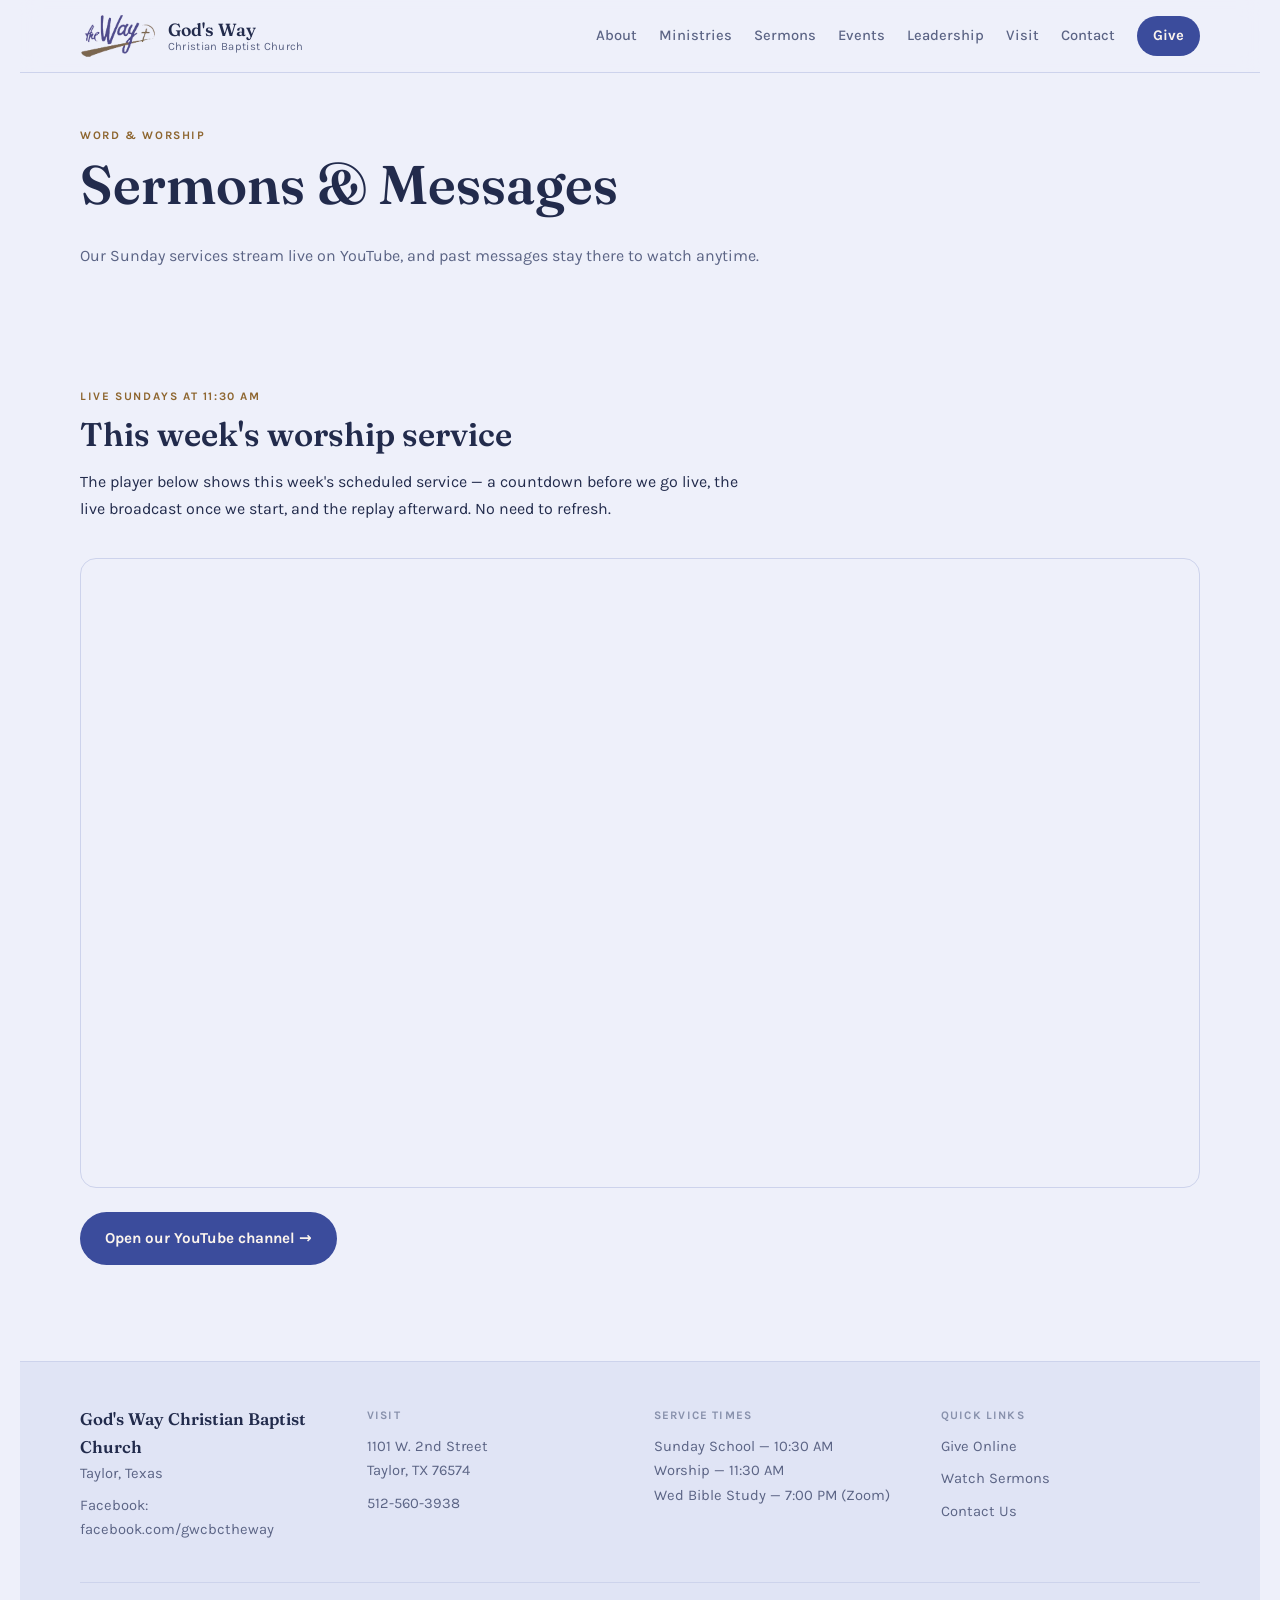
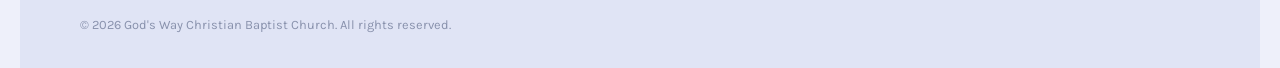
<file: sermons.html>
<!doctype html>
<html lang="en">
<head>
<meta charset="UTF-8">
<meta name="viewport" content="width=device-width, initial-scale=1.0">
<title>Sermons — God's Way Christian Baptist Church</title>
<link rel="preconnect" href="https://fonts.googleapis.com">
<link rel="stylesheet" href="https://fonts.googleapis.com/css2?family=Fraunces:ital,wght@0,500;0,600;1,500&family=Karla:wght@400;500;700&display=swap">
<link rel="stylesheet" href="styles.css">
</head>
<body>

<header class="site-header">
  <div class="wrap header-inner">
    <a class="brand" href="index.html">
      <span class="brand-logo-chip">
        <img class="brand-logo" src="assets/logo.png" alt="God's Way Christian Baptist Church logo">
      </span>
      <span class="brand-text">
        <span class="brand-name">God's Way</span>
        <span class="brand-sub">Christian Baptist Church</span>
      </span>
    </a>
    <nav class="site-nav" aria-label="Primary">
      <a href="about.html">About</a>
      <a href="ministries.html">Ministries</a>
      <a href="sermons.html">Sermons</a>
      <a href="events.html">Events</a>
      <a href="staff.html">Leadership</a>
      <a href="visit.html">Visit</a>
      <a href="contact.html">Contact</a>
      <a class="nav-give" href="give.html">Give</a>
    </nav>
  </div>
</header>

<main>
  <section class="page-head wrap">
    <span class="eyebrow">Word &amp; Worship</span>
    <h1>Sermons &amp; Messages</h1>
    <p class="wide">Our Sunday services stream live on YouTube, and past messages stay there to watch anytime.</p>
  </section>

  <section class="block">
    <div class="wrap">
      <div class="section-head">
        <span class="eyebrow">Live Sundays at 11:30 AM</span>
        <h2 id="worship-heading">This week's worship service</h2>
        <p class="wide" id="worship-copy">The player below shows this week's scheduled service — a countdown before we go live, the live broadcast once we start, and the replay afterward. No need to refresh.</p>
      </div>
      <div class="map-frame">
        <iframe
          id="worship-player"
          src="https://www.youtube.com/embed/videoseries?list=UUqJFI-W5NyrGbmb9BxhhzpA"
          title="God's Way Christian Baptist Church sermons"
          allow="accelerometer; autoplay; clipboard-write; encrypted-media; gyroscope; picture-in-picture"
          allowfullscreen></iframe>
      </div>
      <a class="btn btn-primary" style="margin-top:24px;" href="https://www.youtube.com/@godswaychristianbaptistchu8238" target="_blank" rel="noopener">Open our YouTube channel &rarr;</a>
    </div>
  </section>
</main>

<script>
(function () {
  // Update this each week with the scheduled stream's video ID (the part
  // after /live/ or ?v= in its share link). Leave as '' when nothing is
  // scheduled, and the player below falls back to the latest uploaded sermon.
  var LIVE_VIDEO_ID = 'BieqLrM_gJk';

  if (LIVE_VIDEO_ID) {
    document.getElementById('worship-player').src = 'https://www.youtube.com/embed/' + LIVE_VIDEO_ID;
  } else {
    document.getElementById('worship-heading').textContent = 'Watch our latest message';
    document.getElementById('worship-copy').textContent = "We're not live right now, but you can watch our most recent service below.";
  }
})();
</script>

<footer class="site-footer">
  <div class="wrap footer-grid">
    <div class="footer-col">
      <span class="brand-name">God's Way Christian Baptist Church</span>
      <p>Taylor, Texas</p>
      <p>Facebook: <a href="https://www.facebook.com/gwcbctheway/" target="_blank" rel="noopener">facebook.com/gwcbctheway</a></p>
    </div>
    <div class="footer-col">
      <span class="footer-heading">Visit</span>
      <p>1101 W. 2nd Street<br>Taylor, TX 76574</p>
      <p><a href="tel:+15125603938">512-560-3938</a></p>
    </div>
    <div class="footer-col">
      <span class="footer-heading">Service Times</span>
      <p>Sunday School — 10:30 AM<br>Worship — 11:30 AM<br>Wed Bible Study — 7:00 PM (Zoom)</p>
    </div>
    <div class="footer-col">
      <span class="footer-heading">Quick Links</span>
      <p><a href="give.html">Give Online</a></p>
      <p><a href="sermons.html">Watch Sermons</a></p>
      <p><a href="contact.html">Contact Us</a></p>
    </div>
  </div>
  <div class="wrap footer-bottom">
    <p>&copy; <span id="year"></span> God's Way Christian Baptist Church. All rights reserved.</p>
  </div>
</footer>

<script>document.getElementById('year').textContent = new Date().getFullYear();</script>
</body>
</html>
</file>
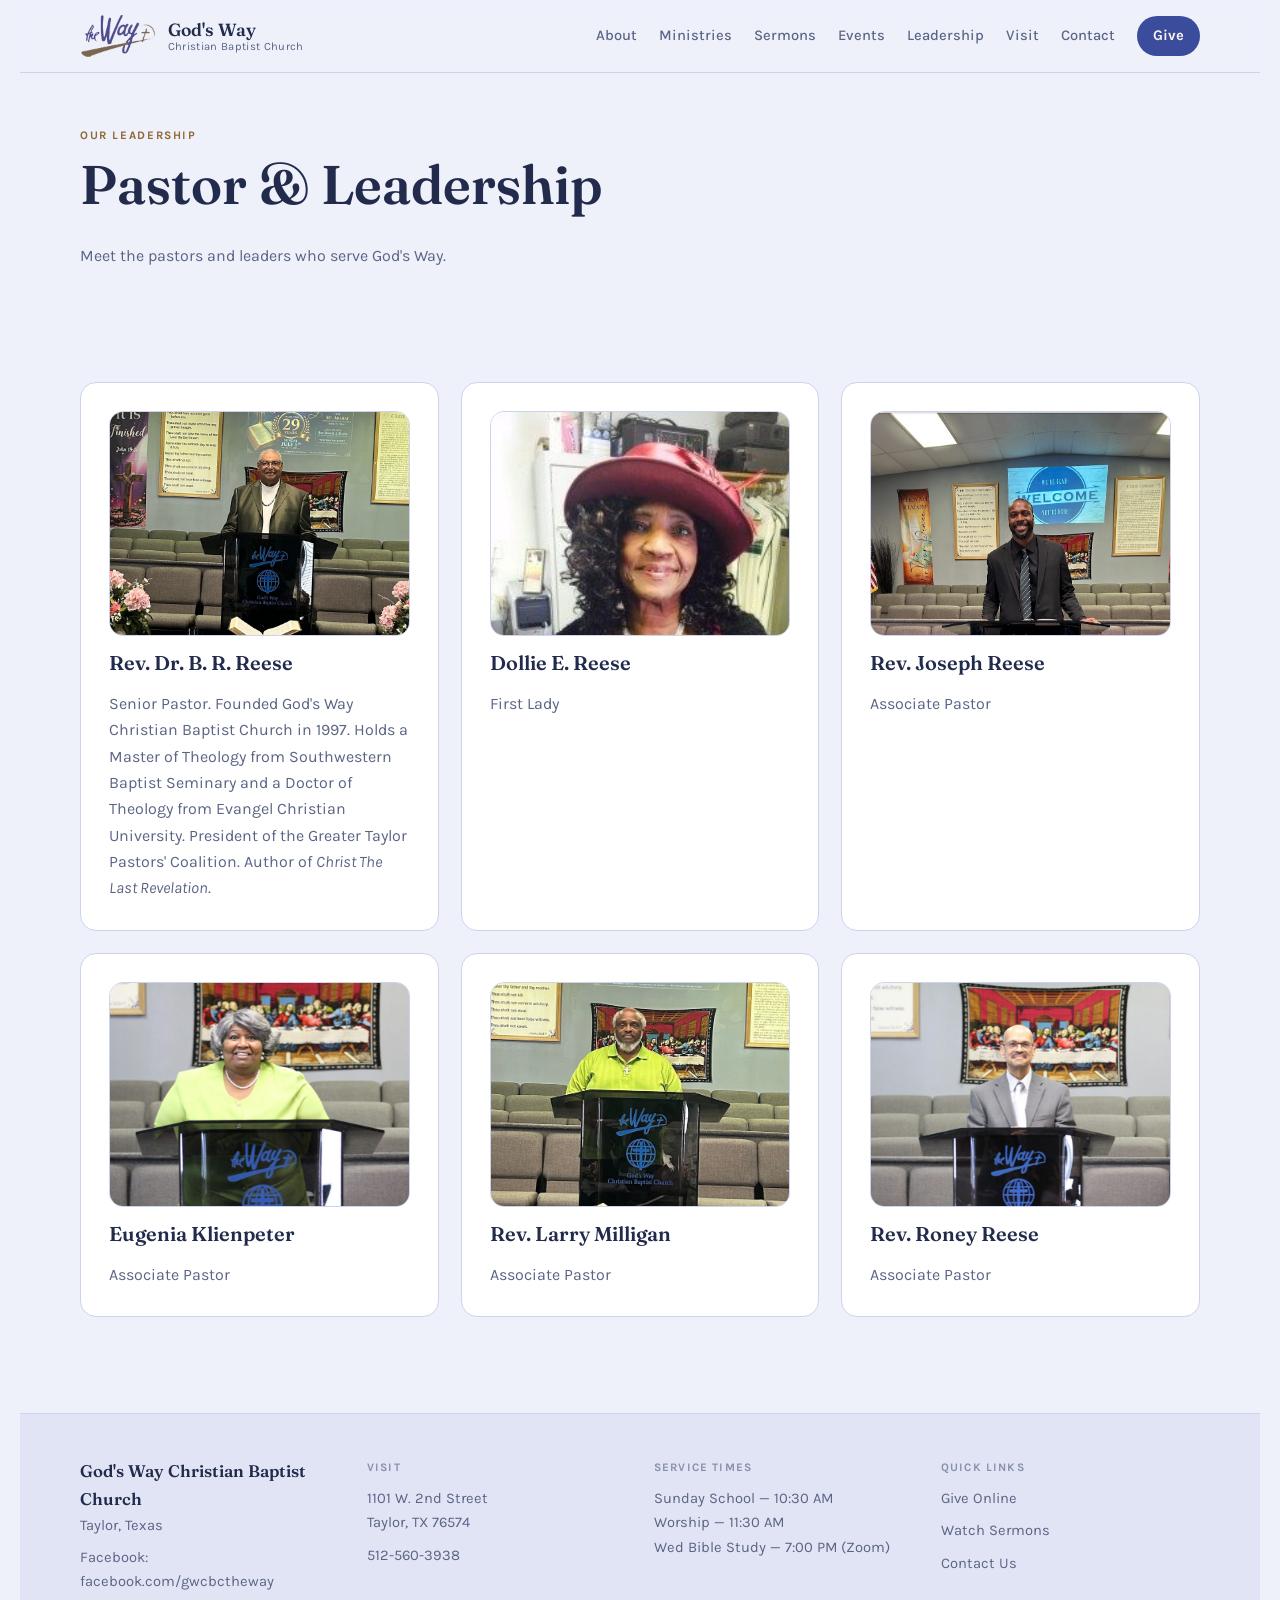
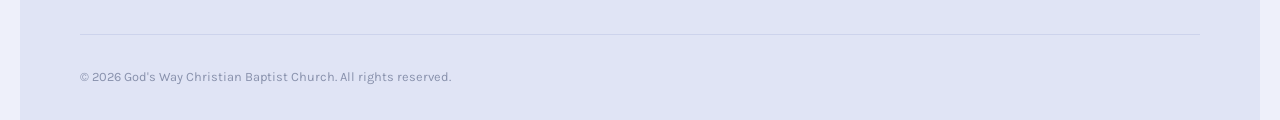
<file: staff.html>
<!doctype html>
<html lang="en">
<head>
<meta charset="UTF-8">
<meta name="viewport" content="width=device-width, initial-scale=1.0">
<title>Leadership — God's Way Christian Baptist Church</title>
<link rel="preconnect" href="https://fonts.googleapis.com">
<link rel="stylesheet" href="https://fonts.googleapis.com/css2?family=Fraunces:ital,wght@0,500;0,600;1,500&family=Karla:wght@400;500;700&display=swap">
<link rel="stylesheet" href="styles.css">
</head>
<body>

<header class="site-header">
  <div class="wrap header-inner">
    <a class="brand" href="index.html">
      <span class="brand-logo-chip">
        <img class="brand-logo" src="assets/logo.png" alt="God's Way Christian Baptist Church logo">
      </span>
      <span class="brand-text">
        <span class="brand-name">God's Way</span>
        <span class="brand-sub">Christian Baptist Church</span>
      </span>
    </a>
    <nav class="site-nav" aria-label="Primary">
      <a href="about.html">About</a>
      <a href="ministries.html">Ministries</a>
      <a href="sermons.html">Sermons</a>
      <a href="events.html">Events</a>
      <a href="staff.html">Leadership</a>
      <a href="visit.html">Visit</a>
      <a href="contact.html">Contact</a>
      <a class="nav-give" href="give.html">Give</a>
    </nav>
  </div>
</header>

<main>
  <section class="page-head wrap">
    <span class="eyebrow">Our Leadership</span>
    <h1>Pastor &amp; Leadership</h1>
    <p class="wide">Meet the pastors and leaders who serve God's Way.</p>
  </section>

  <section class="block">
    <div class="wrap">
      <div class="grid-3">
        <div class="card" style="gap:16px;">
          <div class="staff-photo"><img class="zoomable" src="assets/staff/br-reese.jpg" alt="Rev. Dr. B. R. Reese"></div>
          <h3>Rev. Dr. B. R. Reese</h3>
          <p>Senior Pastor. Founded God's Way Christian Baptist Church in 1997. Holds a Master of Theology from Southwestern Baptist Seminary and a Doctor of Theology from Evangel Christian University. President of the Greater Taylor Pastors' Coalition. Author of <em>Christ The Last Revelation</em>.</p>
        </div>
        <div class="card" style="gap:16px;">
          <div class="staff-photo"><img class="zoomable" src="assets/staff/dollie-reese.jpg" alt="Dollie E. Reese"></div>
          <h3>Dollie E. Reese</h3>
          <p>First Lady</p>
        </div>
        <div class="card" style="gap:16px;">
          <div class="staff-photo"><img class="zoomable" src="assets/staff/joseph-reese.jpg" alt="Rev. Joseph Reese"></div>
          <h3>Rev. Joseph Reese</h3>
          <p>Associate Pastor</p>
        </div>
        <div class="card" style="gap:16px;">
          <div class="staff-photo"><img class="zoomable" src="assets/staff/eugenia-klienpeter.jpg" alt="Eugenia Klienpeter"></div>
          <h3>Eugenia Klienpeter</h3>
          <p>Associate Pastor</p>
        </div>
        <div class="card" style="gap:16px;">
          <div class="staff-photo"><img class="zoomable" src="assets/staff/larry-milligan.jpg" alt="Rev. Larry Milligan"></div>
          <h3>Rev. Larry Milligan</h3>
          <p>Associate Pastor</p>
        </div>
        <div class="card" style="gap:16px;">
          <div class="staff-photo"><img class="zoomable" src="assets/staff/roney-reese.jpg" alt="Rev. Roney Reese"></div>
          <h3>Rev. Roney Reese</h3>
          <p>Associate Pastor</p>
        </div>
      </div>
    </div>
  </section>
</main>

<footer class="site-footer">
  <div class="wrap footer-grid">
    <div class="footer-col">
      <span class="brand-name">God's Way Christian Baptist Church</span>
      <p>Taylor, Texas</p>
      <p>Facebook: <a href="https://www.facebook.com/gwcbctheway/" target="_blank" rel="noopener">facebook.com/gwcbctheway</a></p>
    </div>
    <div class="footer-col">
      <span class="footer-heading">Visit</span>
      <p>1101 W. 2nd Street<br>Taylor, TX 76574</p>
      <p><a href="tel:+15125603938">512-560-3938</a></p>
    </div>
    <div class="footer-col">
      <span class="footer-heading">Service Times</span>
      <p>Sunday School — 10:30 AM<br>Worship — 11:30 AM<br>Wed Bible Study — 7:00 PM (Zoom)</p>
    </div>
    <div class="footer-col">
      <span class="footer-heading">Quick Links</span>
      <p><a href="give.html">Give Online</a></p>
      <p><a href="sermons.html">Watch Sermons</a></p>
      <p><a href="contact.html">Contact Us</a></p>
    </div>
  </div>
  <div class="wrap footer-bottom">
    <p>&copy; <span id="year"></span> God's Way Christian Baptist Church. All rights reserved.</p>
  </div>
</footer>

<script>document.getElementById('year').textContent = new Date().getFullYear();</script>
<script src="assets/lightbox.js"></script>
</body>
</html>
</file>
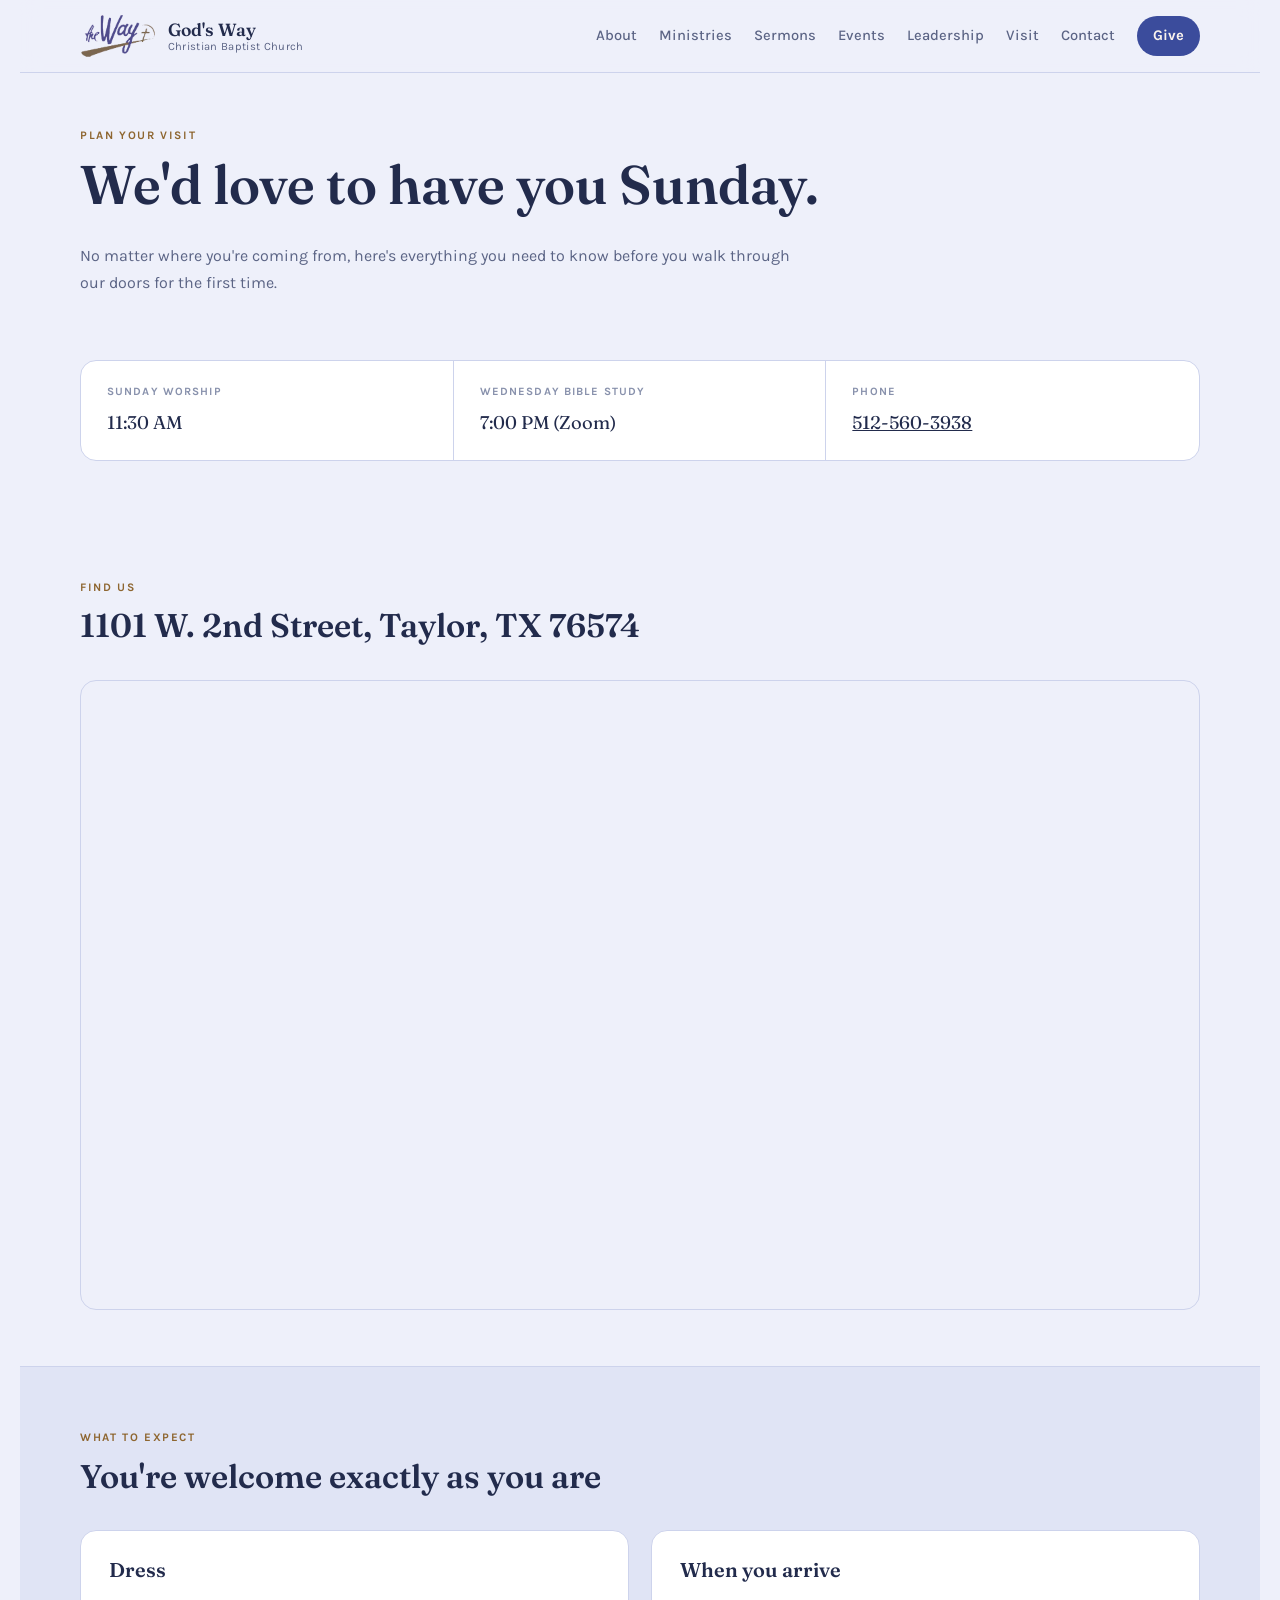
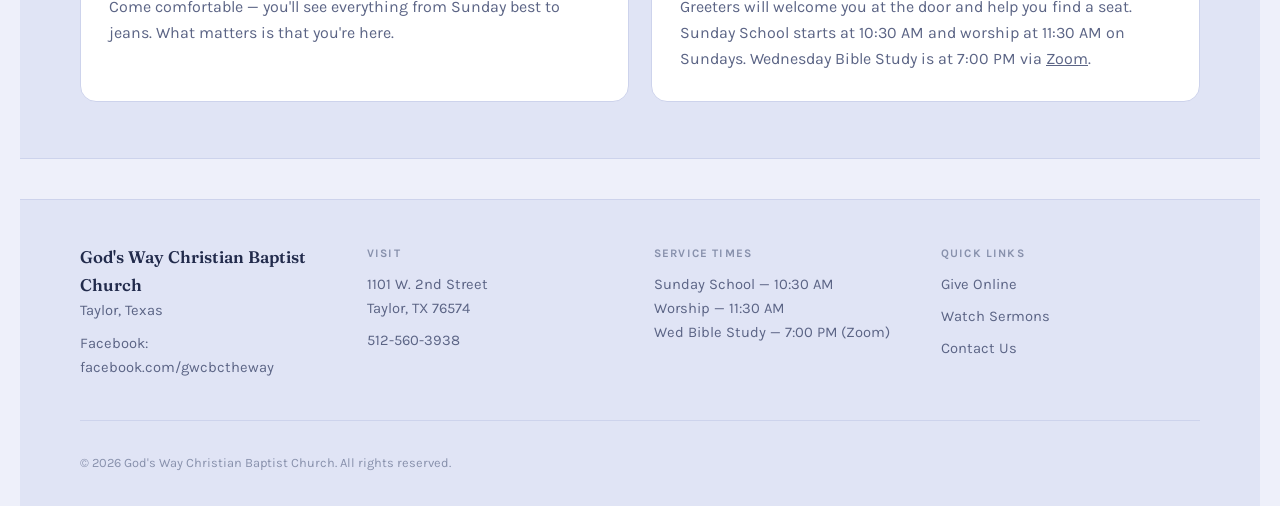
<file: visit.html>
<!doctype html>
<html lang="en">
<head>
<meta charset="UTF-8">
<meta name="viewport" content="width=device-width, initial-scale=1.0">
<title>Plan Your Visit — God's Way Christian Baptist Church</title>
<link rel="preconnect" href="https://fonts.googleapis.com">
<link rel="stylesheet" href="https://fonts.googleapis.com/css2?family=Fraunces:ital,wght@0,500;0,600;1,500&family=Karla:wght@400;500;700&display=swap">
<link rel="stylesheet" href="styles.css">
</head>
<body>

<header class="site-header">
  <div class="wrap header-inner">
    <a class="brand" href="index.html">
      <span class="brand-logo-chip">
        <img class="brand-logo" src="assets/logo.png" alt="God's Way Christian Baptist Church logo">
      </span>
      <span class="brand-text">
        <span class="brand-name">God's Way</span>
        <span class="brand-sub">Christian Baptist Church</span>
      </span>
    </a>
    <nav class="site-nav" aria-label="Primary">
      <a href="about.html">About</a>
      <a href="ministries.html">Ministries</a>
      <a href="sermons.html">Sermons</a>
      <a href="events.html">Events</a>
      <a href="staff.html">Leadership</a>
      <a href="visit.html">Visit</a>
      <a href="contact.html">Contact</a>
      <a class="nav-give" href="give.html">Give</a>
    </nav>
  </div>
</header>

<main>
  <section class="page-head wrap">
    <span class="eyebrow">Plan Your Visit</span>
    <h1>We'd love to have you Sunday.</h1>
    <p class="wide">No matter where you're coming from, here's everything you need to know before you walk through our doors for the first time.</p>
  </section>

  <div class="wrap">
    <div class="info-strip">
      <div class="info-item">
        <div class="info-label">Sunday Worship</div>
        <div class="info-value">11:30 AM</div>
      </div>
      <div class="info-item">
        <div class="info-label">Wednesday Bible Study</div>
        <div class="info-value">7:00 PM (Zoom)</div>
      </div>
      <div class="info-item">
        <div class="info-label">Phone</div>
        <div class="info-value"><a href="tel:+15125603938">512-560-3938</a></div>
      </div>
    </div>
  </div>

  <section class="block">
    <div class="wrap">
      <div class="section-head">
        <span class="eyebrow">Find Us</span>
        <h2>1101 W. 2nd Street, Taylor, TX 76574</h2>
      </div>
      <div class="map-frame">
        <iframe
          src="https://www.google.com/maps/embed?origin=mfe&pb=!1m2!2m1!1s1101+W+2nd+St,+Taylor,+TX+76574"
          loading="lazy"
          referrerpolicy="no-referrer-when-downgrade"
          title="Map to God's Way Christian Baptist Church"></iframe>
      </div>
    </div>
  </section>

  <section class="block alt">
    <div class="wrap">
      <div class="section-head">
        <span class="eyebrow">What To Expect</span>
        <h2>You're welcome exactly as you are</h2>
      </div>
      <div class="grid-2">
        <div class="card">
          <h3>Dress</h3>
          <p>Come comfortable — you'll see everything from Sunday best to jeans. What matters is that you're here.</p>
        </div>
        <div class="card">
          <h3>When you arrive</h3>
          <p>Greeters will welcome you at the door and help you find a seat. Sunday School starts at 10:30 AM and worship at 11:30 AM on Sundays. Wednesday Bible Study is at 7:00 PM via <a href="https://us02web.zoom.us/j/9170618052" target="_blank" rel="noopener">Zoom</a>.</p>
        </div>
        <!-- <div class="card">
          <h3>Children</h3>
          <div class="needs-content">
            <span class="tag">Add Content</span>
            <p>Describe your children's/nursery ministry here — ages served, where to check in, and what a typical Sunday looks like for kids.</p>
          </div>
        </div> -->
      </div>
    </div>
  </section>
</main>

<footer class="site-footer">
  <div class="wrap footer-grid">
    <div class="footer-col">
      <span class="brand-name">God's Way Christian Baptist Church</span>
      <p>Taylor, Texas</p>
      <p>Facebook: <a href="https://www.facebook.com/gwcbctheway/" target="_blank" rel="noopener">facebook.com/gwcbctheway</a></p>
    </div>
    <div class="footer-col">
      <span class="footer-heading">Visit</span>
      <p>1101 W. 2nd Street<br>Taylor, TX 76574</p>
      <p><a href="tel:+15125603938">512-560-3938</a></p>
    </div>
    <div class="footer-col">
      <span class="footer-heading">Service Times</span>
      <p>Sunday School — 10:30 AM<br>Worship — 11:30 AM<br>Wed Bible Study — 7:00 PM (Zoom)</p>
    </div>
    <div class="footer-col">
      <span class="footer-heading">Quick Links</span>
      <p><a href="give.html">Give Online</a></p>
      <p><a href="sermons.html">Watch Sermons</a></p>
      <p><a href="contact.html">Contact Us</a></p>
    </div>
  </div>
  <div class="wrap footer-bottom">
    <p>&copy; <span id="year"></span> God's Way Christian Baptist Church. All rights reserved.</p>
  </div>
</footer>

<script>document.getElementById('year').textContent = new Date().getFullYear();</script>
</body>
</html>
</file>
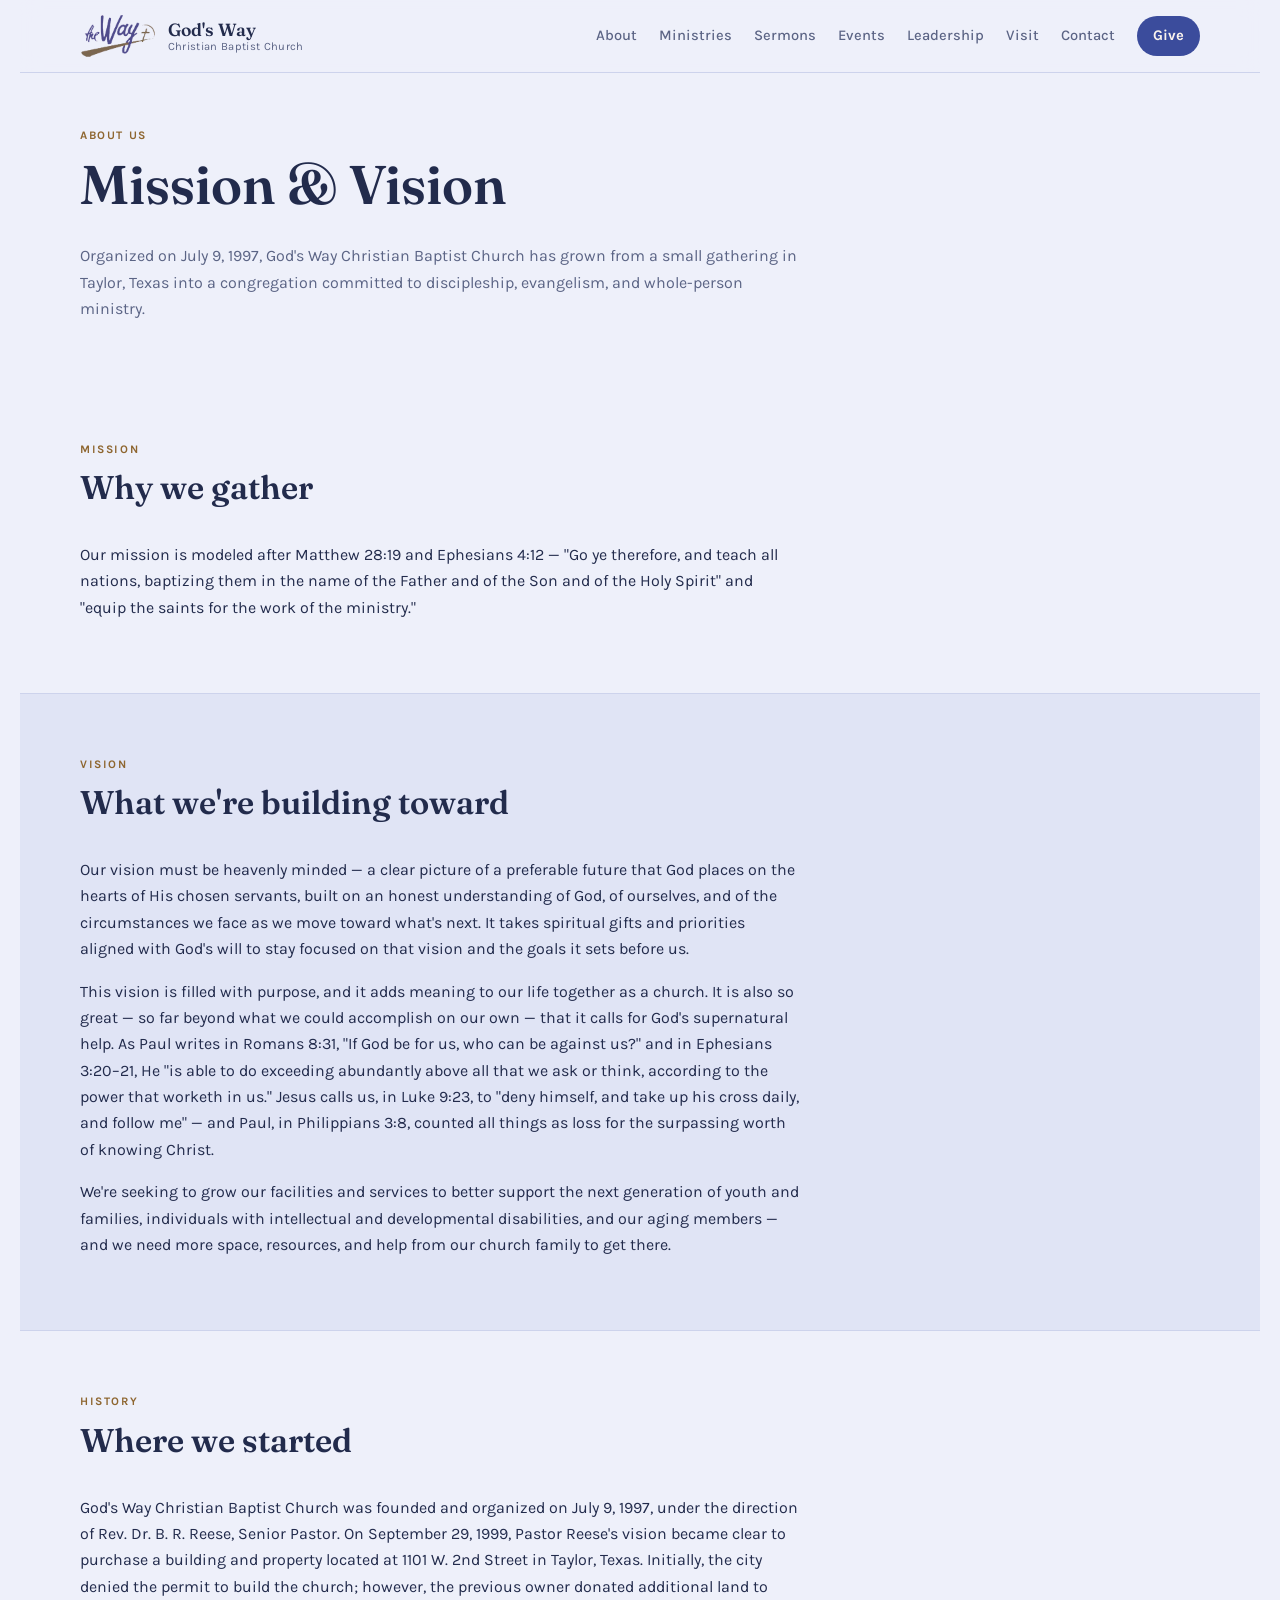
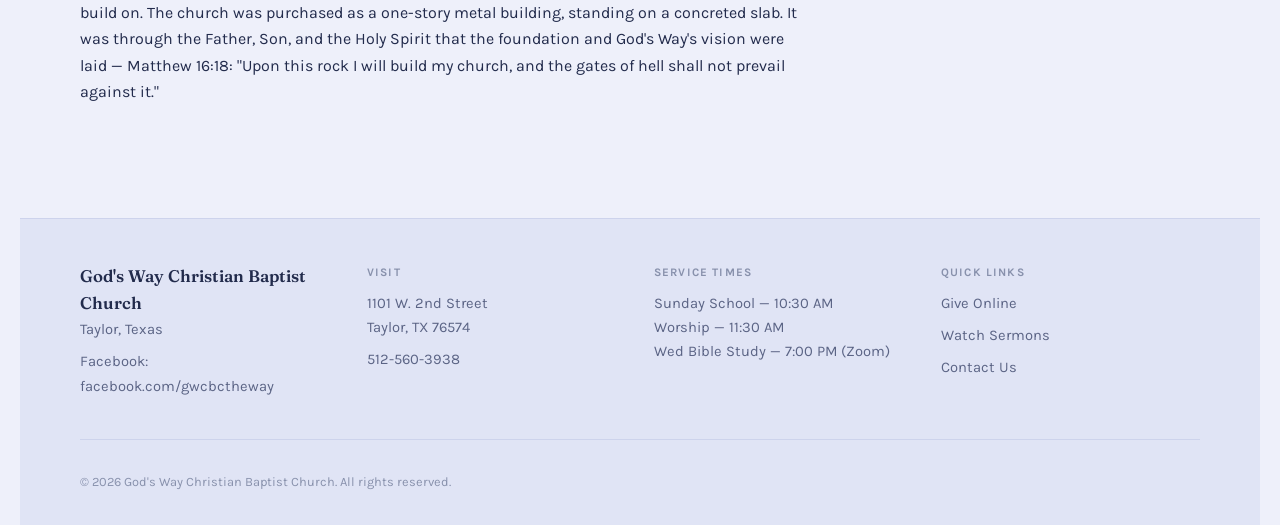
<file: public/about.html>
<!doctype html>
<html lang="en">
<head>
<meta charset="UTF-8">
<meta name="viewport" content="width=device-width, initial-scale=1.0">
<title>Mission &amp; Vision — God's Way Christian Baptist Church</title>
<link rel="preconnect" href="https://fonts.googleapis.com">
<link rel="stylesheet" href="https://fonts.googleapis.com/css2?family=Fraunces:ital,wght@0,500;0,600;1,500&family=Karla:wght@400;500;700&display=swap">
<link rel="stylesheet" href="styles.css">
</head>
<body>

<header class="site-header">
  <div class="wrap header-inner">
    <a class="brand" href="index.html">
      <span class="brand-logo-chip">
        <img class="brand-logo" src="assets/logo.png" alt="God's Way Christian Baptist Church logo">
      </span>
      <span class="brand-text">
        <span class="brand-name">God's Way</span>
        <span class="brand-sub">Christian Baptist Church</span>
      </span>
    </a>
    <nav class="site-nav" aria-label="Primary">
      <a href="about.html">About</a>
      <a href="ministries.html">Ministries</a>
      <a href="sermons.html">Sermons</a>
      <a href="events.html">Events</a>
      <a href="staff.html">Leadership</a>
      <a href="visit.html">Visit</a>
      <a href="contact.html">Contact</a>
      <a class="nav-give" href="give.html">Give</a>
    </nav>
  </div>
</header>

<main>
  <section class="page-head wrap">
    <span class="eyebrow">About Us</span>
    <h1>Mission &amp; Vision</h1>
    <p class="wide">Organized on July 9, 1997, God's Way Christian Baptist Church has grown from a small gathering in Taylor, Texas into a congregation committed to discipleship, evangelism, and whole-person ministry.</p>
  </section>

  <section class="block">
    <div class="wrap">
      <div class="section-head">
        <span class="eyebrow">Mission</span>
        <h2>Why we gather</h2>
      </div>
      <p class="wide">Our mission is modeled after Matthew 28:19 and Ephesians 4:12 — "Go ye therefore, and teach all nations, baptizing them in the name of the Father and of the Son and of the Holy Spirit" and "equip the saints for the work of the ministry."</p>
    </div>
  </section>

  <section class="block alt">
    <div class="wrap">
      <div class="section-head">
        <span class="eyebrow">Vision</span>
        <h2>What we're building toward</h2>
      </div>
      <p class="wide">Our vision must be heavenly minded — a clear picture of a preferable future that God places on the hearts of His chosen servants, built on an honest understanding of God, of ourselves, and of the circumstances we face as we move toward what's next. It takes spiritual gifts and priorities aligned with God's will to stay focused on that vision and the goals it sets before us.</p>
      <p class="wide" style="margin-top:16px;">This vision is filled with purpose, and it adds meaning to our life together as a church. It is also so great — so far beyond what we could accomplish on our own — that it calls for God's supernatural help. As Paul writes in Romans 8:31, "If God be for us, who can be against us?" and in Ephesians 3:20&ndash;21, He "is able to do exceeding abundantly above all that we ask or think, according to the power that worketh in us." Jesus calls us, in Luke 9:23, to "deny himself, and take up his cross daily, and follow me" — and Paul, in Philippians 3:8, counted all things as loss for the surpassing worth of knowing Christ.</p>
      <p class="wide" style="margin-top:16px;">We're seeking to grow our facilities and services to better support the next generation of youth and families, individuals with intellectual and developmental disabilities, and our aging members — and we need more space, resources, and help from our church family to get there.</p>
    </div>
  </section>

  <section class="block">
    <div class="wrap">
      <div class="section-head">
        <span class="eyebrow">History</span>
        <h2>Where we started</h2>
      </div>
      <p class="wide">God's Way Christian Baptist Church was founded and organized on July 9, 1997, under the direction of Rev. Dr. B. R. Reese, Senior Pastor. On September 29, 1999, Pastor Reese's vision became clear to purchase a building and property located at 1101 W. 2nd Street in Taylor, Texas. Initially, the city denied the permit to build the church; however, the previous owner donated additional land to build on. The church was purchased as a one-story metal building, standing on a concreted slab. It was through the Father, Son, and the Holy Spirit that the foundation and God's Way's vision were laid — Matthew 16:18: "Upon this rock I will build my church, and the gates of hell shall not prevail against it."</p>
    </div>
  </section>
</main>

<footer class="site-footer">
  <div class="wrap footer-grid">
    <div class="footer-col">
      <span class="brand-name">God's Way Christian Baptist Church</span>
      <p>Taylor, Texas</p>
      <p>Facebook: <a href="https://www.facebook.com/gwcbctheway/" target="_blank" rel="noopener">facebook.com/gwcbctheway</a></p>
    </div>
    <div class="footer-col">
      <span class="footer-heading">Visit</span>
      <p>1101 W. 2nd Street<br>Taylor, TX 76574</p>
      <p><a href="tel:+15125603938">512-560-3938</a></p>
    </div>
    <div class="footer-col">
      <span class="footer-heading">Service Times</span>
      <p>Sunday School — 10:30 AM<br>Worship — 11:30 AM<br>Wed Bible Study — 7:00 PM (Zoom)</p>
    </div>
    <div class="footer-col">
      <span class="footer-heading">Quick Links</span>
      <p><a href="give.html">Give Online</a></p>
      <p><a href="sermons.html">Watch Sermons</a></p>
      <p><a href="contact.html">Contact Us</a></p>
    </div>
  </div>
  <div class="wrap footer-bottom">
    <p>&copy; <span id="year"></span> God's Way Christian Baptist Church. All rights reserved.</p>
  </div>
</footer>

<script>document.getElementById('year').textContent = new Date().getFullYear();</script>
</body>
</html>
</file>
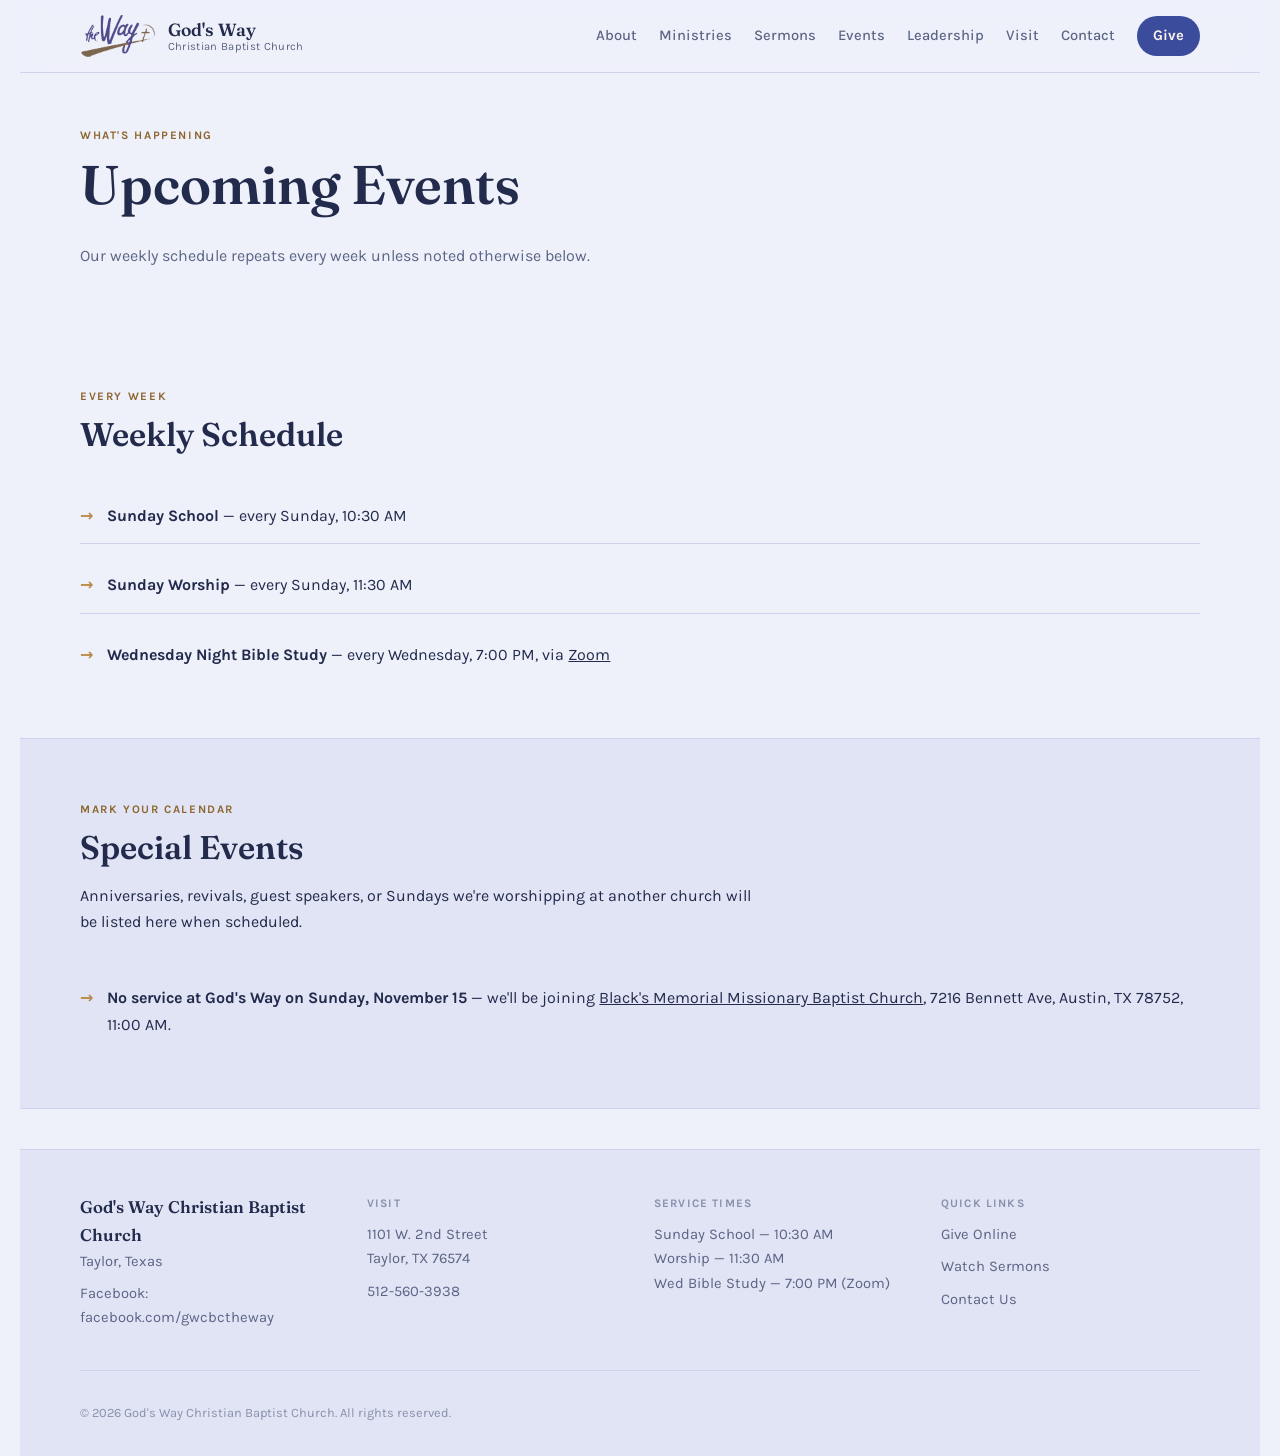
<file: public/events.html>
<!doctype html>
<html lang="en">
<head>
<meta charset="UTF-8">
<meta name="viewport" content="width=device-width, initial-scale=1.0">
<title>Events — God's Way Christian Baptist Church</title>
<link rel="preconnect" href="https://fonts.googleapis.com">
<link rel="stylesheet" href="https://fonts.googleapis.com/css2?family=Fraunces:ital,wght@0,500;0,600;1,500&family=Karla:wght@400;500;700&display=swap">
<link rel="stylesheet" href="styles.css">
</head>
<body>

<header class="site-header">
  <div class="wrap header-inner">
    <a class="brand" href="index.html">
      <span class="brand-logo-chip">
        <img class="brand-logo" src="assets/logo.png" alt="God's Way Christian Baptist Church logo">
      </span>
      <span class="brand-text">
        <span class="brand-name">God's Way</span>
        <span class="brand-sub">Christian Baptist Church</span>
      </span>
    </a>
    <nav class="site-nav" aria-label="Primary">
      <a href="about.html">About</a>
      <a href="ministries.html">Ministries</a>
      <a href="sermons.html">Sermons</a>
      <a href="events.html">Events</a>
      <a href="staff.html">Leadership</a>
      <a href="visit.html">Visit</a>
      <a href="contact.html">Contact</a>
      <a class="nav-give" href="give.html">Give</a>
    </nav>
  </div>
</header>

<main>
  <section class="page-head wrap">
    <span class="eyebrow">What's Happening</span>
    <h1>Upcoming Events</h1>
    <p class="wide">Our weekly schedule repeats every week unless noted otherwise below.</p>
  </section>

  <section class="block">
    <div class="wrap">
      <div class="section-head">
        <span class="eyebrow">Every Week</span>
        <h2>Weekly Schedule</h2>
      </div>
      <ul class="plain-list">
        <li><span class="bullet">&rarr;</span><span><strong>Sunday School</strong> — every Sunday, 10:30 AM</span></li>
        <li><span class="bullet">&rarr;</span><span><strong>Sunday Worship</strong> — every Sunday, 11:30 AM</span></li>
        <li><span class="bullet">&rarr;</span><span><strong>Wednesday Night Bible Study</strong> — every Wednesday, 7:00 PM, via <a href="https://us02web.zoom.us/j/9170618052" target="_blank" rel="noopener">Zoom</a></span></li>
      </ul>
    </div>
  </section>

  <section class="block alt">
    <div class="wrap">
      <div class="section-head">
        <span class="eyebrow">Mark Your Calendar</span>
        <h2>Special Events</h2>
        <p class="wide">Anniversaries, revivals, guest speakers, or Sundays we're worshipping at another church will be listed here when scheduled.</p>
      </div>
      <ul class="plain-list">
        <li><span class="bullet">&rarr;</span><span><strong>No service at God's Way on Sunday, November 15</strong> — we'll be joining <a href="https://www.google.com/maps/search/?api=1&query=7216+Bennett+Ave%2C+Austin%2C+TX+78752" target="_blank" rel="noopener">Black's Memorial Missionary Baptist Church</a>, 7216 Bennett Ave, Austin, TX 78752, 11:00 AM.</span></li>
      </ul>
    </div>
  </section>

  </main>

<footer class="site-footer">
  <div class="wrap footer-grid">
    <div class="footer-col">
      <span class="brand-name">God's Way Christian Baptist Church</span>
      <p>Taylor, Texas</p>
      <p>Facebook: <a href="https://www.facebook.com/gwcbctheway/" target="_blank" rel="noopener">facebook.com/gwcbctheway</a></p>
    </div>
    <div class="footer-col">
      <span class="footer-heading">Visit</span>
      <p>1101 W. 2nd Street<br>Taylor, TX 76574</p>
      <p><a href="tel:+15125603938">512-560-3938</a></p>
    </div>
    <div class="footer-col">
      <span class="footer-heading">Service Times</span>
      <p>Sunday School — 10:30 AM<br>Worship — 11:30 AM<br>Wed Bible Study — 7:00 PM (Zoom)</p>
    </div>
    <div class="footer-col">
      <span class="footer-heading">Quick Links</span>
      <p><a href="give.html">Give Online</a></p>
      <p><a href="sermons.html">Watch Sermons</a></p>
      <p><a href="contact.html">Contact Us</a></p>
    </div>
  </div>
  <div class="wrap footer-bottom">
    <p>&copy; <span id="year"></span> God's Way Christian Baptist Church. All rights reserved.</p>
  </div>
</footer>

<script>document.getElementById('year').textContent = new Date().getFullYear();</script>
</body>
</html>
</file>
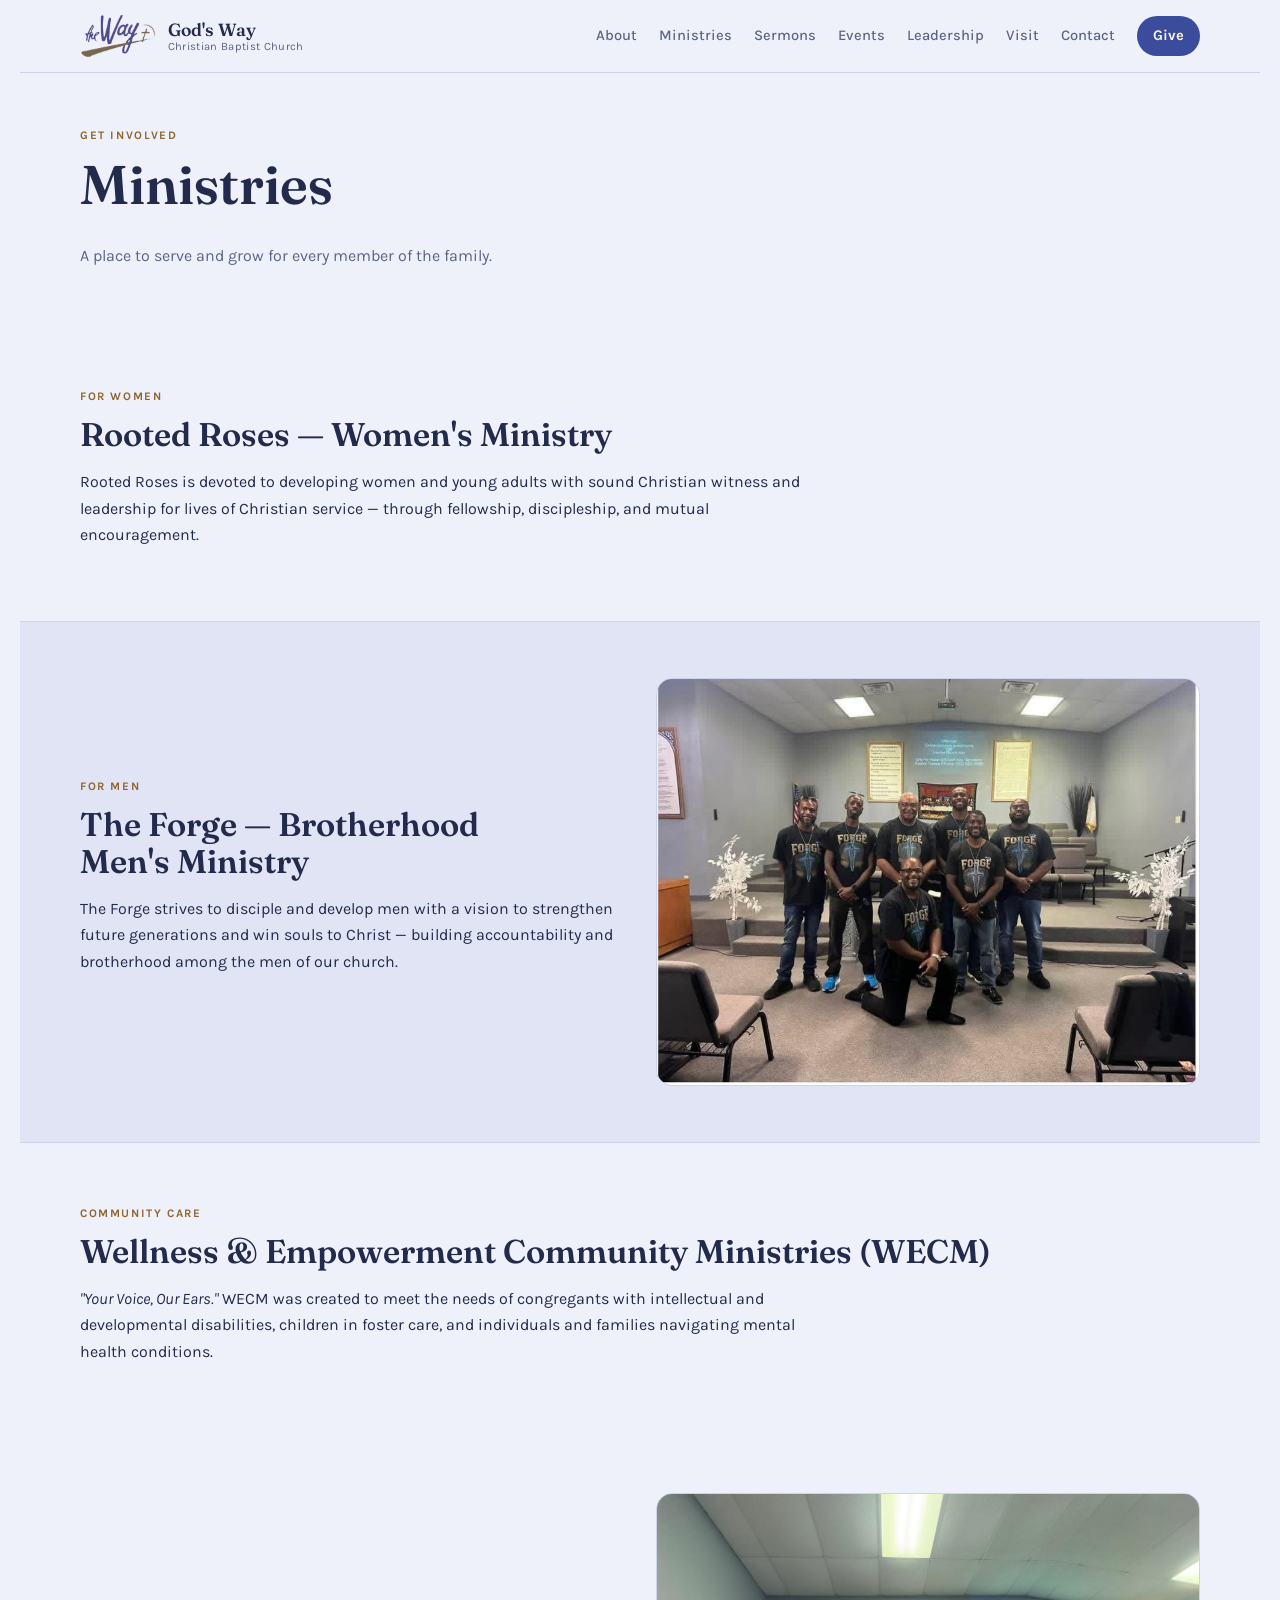
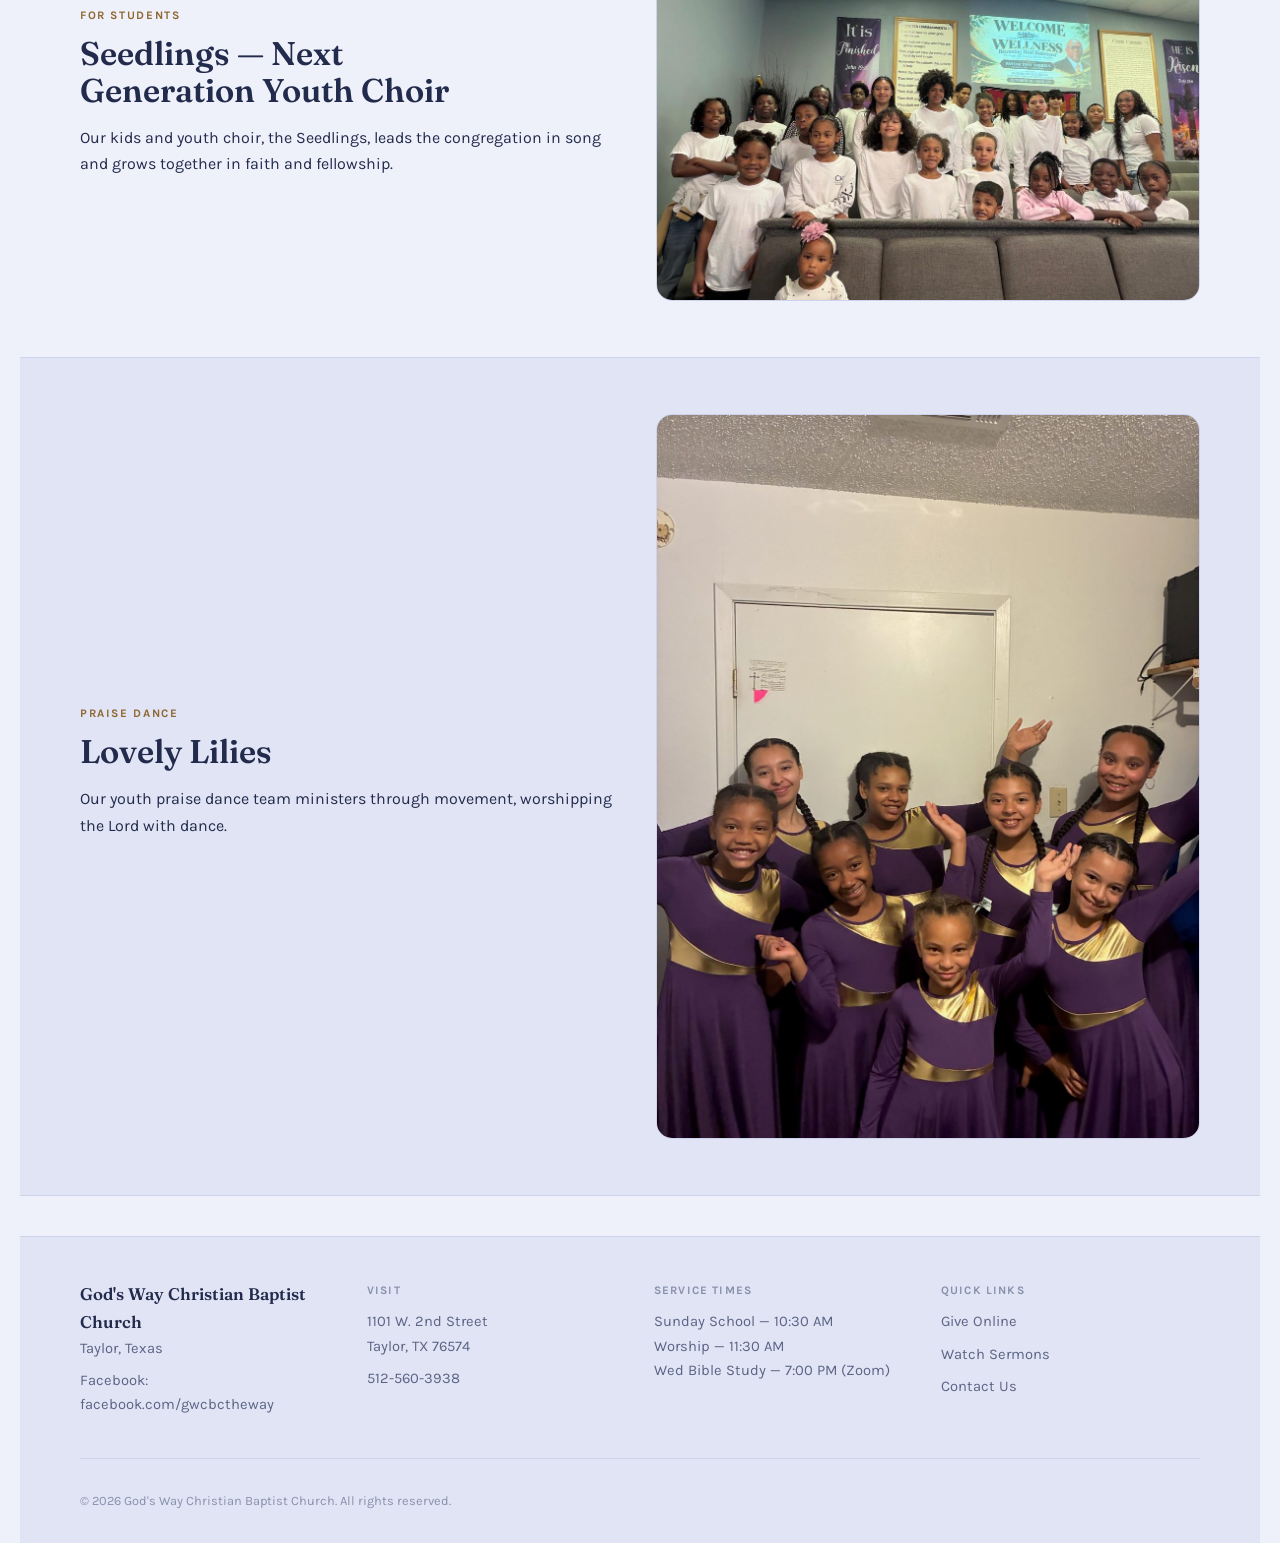
<file: public/ministries.html>
<!doctype html>
<html lang="en">
<head>
<meta charset="UTF-8">
<meta name="viewport" content="width=device-width, initial-scale=1.0">
<title>Ministries — God's Way Christian Baptist Church</title>
<link rel="preconnect" href="https://fonts.googleapis.com">
<link rel="stylesheet" href="https://fonts.googleapis.com/css2?family=Fraunces:ital,wght@0,500;0,600;1,500&family=Karla:wght@400;500;700&display=swap">
<link rel="stylesheet" href="styles.css">
</head>
<body>

<header class="site-header">
  <div class="wrap header-inner">
    <a class="brand" href="index.html">
      <span class="brand-logo-chip">
        <img class="brand-logo" src="assets/logo.png" alt="God's Way Christian Baptist Church logo">
      </span>
      <span class="brand-text">
        <span class="brand-name">God's Way</span>
        <span class="brand-sub">Christian Baptist Church</span>
      </span>
    </a>
    <nav class="site-nav" aria-label="Primary">
      <a href="about.html">About</a>
      <a href="ministries.html">Ministries</a>
      <a href="sermons.html">Sermons</a>
      <a href="events.html">Events</a>
      <a href="staff.html">Leadership</a>
      <a href="visit.html">Visit</a>
      <a href="contact.html">Contact</a>
      <a class="nav-give" href="give.html">Give</a>
    </nav>
  </div>
</header>

<main>
  <section class="page-head wrap">
    <span class="eyebrow">Get Involved</span>
    <h1>Ministries</h1>
    <p class="wide">A place to serve and grow for every member of the family.</p>
  </section>

  <section class="block" id="womens">
    <div class="wrap">
      <span class="eyebrow">For Women</span>
      <h2>Rooted Roses — Women's Ministry</h2>
      <p class="wide">Rooted Roses is devoted to developing women and young adults with sound Christian witness and leadership for lives of Christian service — through fellowship, discipleship, and mutual encouragement.</p>
      <!-- <div class="needs-content" style="margin-top:20px;">
        <span class="tag">Add Content</span>
        <p>Add current meeting times, leader name(s), and a photo of the group here.</p>
      </div> -->
    </div>
  </section>

  <section class="block alt" id="brotherhood">
    <div class="wrap split-grid">
      <div>
        <span class="eyebrow">For Men</span>
        <h2>The Forge — Brotherhood Men's Ministry</h2>
        <p class="wide">The Forge strives to disciple and develop men with a vision to strengthen future generations and win souls to Christ — building accountability and brotherhood among the men of our church.</p>
        <!-- <div class="needs-content" style="margin-top:20px;">
          <span class="tag">Add Content</span>
          <p>Add current meeting times and leader name(s) here.</p>
        </div> -->
      </div>
      <div class="split-photo">
        <img class="zoomable" src="assets/ministries/forge.jpg" alt="Men of The Forge, God's Way Christian Baptist Church's Brotherhood ministry">
      </div>
    </div>
  </section>

  <section class="block" id="wecm">
    <div class="wrap">
      <span class="eyebrow">Community Care</span>
      <h2>Wellness &amp; Empowerment Community Ministries (WECM)</h2>
      <p class="wide"><em>"Your Voice, Our Ears."</em> WECM was created to meet the needs of congregants with intellectual and developmental disabilities, children in foster care, and individuals and families navigating mental health conditions.</p>
      <!-- <div class="needs-content" style="margin-top:20px;">
        <span class="tag">Add Content</span>
        <p>Add current program details, how families can get connected, and contact information for the WECM coordinator.</p>
      </div> -->
    </div>
  </section>

  <section class="block" id="youth">
    <div class="wrap split-grid">
      <div>
        <span class="eyebrow">For Students</span>
        <h2>Seedlings — Next Generation Youth Choir</h2>
        <p class="wide">Our kids and youth choir, the Seedlings, leads the congregation in song and grows together in faith and fellowship.</p>
        <!-- <div class="needs-content" style="margin-top:20px;">
          <span class="tag">Add Content</span>
          <p>Add youth meeting times, leader name(s), and how families can get connected.</p>
        </div> -->
      </div>
      <div class="split-photo">
        <img class="zoomable" src="assets/ministries/kids-choir.jpg" alt="Seedlings, the kids and youth choir of God's Way Christian Baptist Church">
      </div>
    </div>
  </section>

  <section class="block alt" id="lovely-lilies">
    <div class="wrap split-grid">
      <div>
        <span class="eyebrow">Praise Dance</span>
        <h2>Lovely Lilies</h2>
        <p class="wide">Our youth praise dance team ministers through movement, worshipping the Lord with dance.</p>
        <!-- <div class="needs-content" style="margin-top:20px;">
          <span class="tag">Add Content</span>
          <p>Add meeting times and leader name(s) here.</p>
        </div> -->
      </div>
      <div class="split-photo">
        <img class="zoomable" style="aspect-ratio: 3 / 4;" src="assets/ministries/lovely-lilies.jpg" alt="Lovely Lilies youth praise dance team of God's Way Christian Baptist Church">
      </div>
    </div>
  </section>

  <!-- <section class="block alt">
    <div class="wrap">
      <div class="needs-content">
        <span class="tag">Add Content</span>
        <p>Have another ministry (youth, music/choir, missions, outreach)? Send the details and we'll add a section for it here.</p>
      </div>
    </div>
  </section> -->
</main>

<footer class="site-footer">
  <div class="wrap footer-grid">
    <div class="footer-col">
      <span class="brand-name">God's Way Christian Baptist Church</span>
      <p>Taylor, Texas</p>
      <p>Facebook: <a href="https://www.facebook.com/gwcbctheway/" target="_blank" rel="noopener">facebook.com/gwcbctheway</a></p>
    </div>
    <div class="footer-col">
      <span class="footer-heading">Visit</span>
      <p>1101 W. 2nd Street<br>Taylor, TX 76574</p>
      <p><a href="tel:+15125603938">512-560-3938</a></p>
    </div>
    <div class="footer-col">
      <span class="footer-heading">Service Times</span>
      <p>Sunday School — 10:30 AM<br>Worship — 11:30 AM<br>Wed Bible Study — 7:00 PM (Zoom)</p>
    </div>
    <div class="footer-col">
      <span class="footer-heading">Quick Links</span>
      <p><a href="give.html">Give Online</a></p>
      <p><a href="sermons.html">Watch Sermons</a></p>
      <p><a href="contact.html">Contact Us</a></p>
    </div>
  </div>
  <div class="wrap footer-bottom">
    <p>&copy; <span id="year"></span> God's Way Christian Baptist Church. All rights reserved.</p>
  </div>
</footer>

<script>document.getElementById('year').textContent = new Date().getFullYear();</script>
<script src="assets/lightbox.js"></script>
</body>
</html>
</file>
<file: styles.css>
/* God's Way Christian Baptist Church — shared styles */

:root {
  color-scheme: light dark;

  --bg: #EEF0FA;
  --bg-alt: #E0E4F5;
  --surface: #FFFFFF;
  --ink: #222B4C;
  --ink-soft: #5B6485;
  --ink-faint: #8891AC;
  --accent: #B98A4A;
  --accent-strong: #8E6630;
  --wine: #3B4C9C;
  --wine-strong: #2D3B7A;
  --border: #CDD3EC;
  --focus: #3B4C9C;

  --font-display: 'Fraunces', 'Iowan Old Style', Georgia, serif;
  --font-body: 'Karla', 'Segoe UI', system-ui, sans-serif;
}

@media (prefers-color-scheme: dark) {
  :root:not([data-theme="light"]) {
    --bg: #171B2E;
    --bg-alt: #1F2440;
    --surface: #1C2038;
    --ink: #E4E7F7;
    --ink-soft: #AAB0D4;
    --ink-faint: #7B82A8;
    --accent: #E0B274;
    --accent-strong: #EFC98F;
    --wine: #8491DB;
    --wine-strong: #A3AEE6;
    --border: #343B5E;
    --focus: #8491DB;
  }
}

:root[data-theme="dark"] {
  --bg: #171B2E;
  --bg-alt: #1F2440;
  --surface: #1C2038;
  --ink: #E4E7F7;
  --ink-soft: #AAB0D4;
  --ink-faint: #7B82A8;
  --accent: #E0B274;
  --accent-strong: #EFC98F;
  --wine: #8491DB;
  --wine-strong: #A3AEE6;
  --border: #343B5E;
  --focus: #8491DB;
}

* { box-sizing: border-box; }

html { -webkit-text-size-adjust: 100%; }

body {
  margin: 0;
  background: var(--bg);
  color: var(--ink);
  font-family: var(--font-body);
  font-size: 16px;
  line-height: 1.65;
  padding-inline: 20px;
}

h1, h2, h3 {
  font-family: var(--font-display);
  font-weight: 600;
  line-height: 1.12;
  text-wrap: balance;
  margin: 0 0 0.5em;
  color: var(--ink);
}

h1 { font-size: clamp(2.1rem, 5vw, 3.4rem); }
h2 { font-size: clamp(1.5rem, 3vw, 2.05rem); }
h3 { font-size: 1.25rem; }

p { max-width: 62ch; }
p.wide { max-width: 72ch; }

a { color: inherit; }

.eyebrow {
  display: inline-block;
  font-family: var(--font-body);
  font-weight: 700;
  font-size: 0.72rem;
  letter-spacing: 0.14em;
  text-transform: uppercase;
  color: var(--accent-strong);
  margin-bottom: 0.9em;
}

.wrap {
  max-width: 1120px;
  margin-inline: auto;
}

/* ---------- Header ---------- */

.site-header {
  position: sticky;
  top: 0;
  z-index: 20;
  background: color-mix(in srgb, var(--bg) 88%, transparent);
  backdrop-filter: blur(10px);
  border-bottom: 1px solid var(--border);
  padding-block: 14px;
}

.header-inner {
  display: flex;
  align-items: center;
  justify-content: space-between;
  gap: 24px;
  flex-wrap: wrap;
}

.brand {
  display: flex;
  align-items: center;
  gap: 12px;
  text-decoration: none;
  color: var(--ink);
}

.brand-logo-chip {
  display: flex;
  align-items: center;
  flex-shrink: 0;
}

.brand-logo {
  height: 44px;
  width: auto;
  display: block;
}

@media (prefers-color-scheme: dark) {
  :root:not([data-theme="light"]) .brand-logo-chip {
    background: #FFFFFF;
    padding: 6px 12px;
    border-radius: 10px;
  }
}
:root[data-theme="dark"] .brand-logo-chip {
  background: #FFFFFF;
  padding: 6px 12px;
  border-radius: 10px;
}

.brand-text { display: flex; flex-direction: column; line-height: 1.2; }
.brand-name { font-family: var(--font-display); font-weight: 600; font-size: 1.1rem; }
.brand-sub { font-size: 0.7rem; color: var(--ink-soft); letter-spacing: 0.03em; }

.site-nav {
  display: flex;
  align-items: center;
  gap: 22px;
  flex-wrap: wrap;
  font-size: 0.92rem;
  font-weight: 500;
}

.site-nav a { text-decoration: none; color: var(--ink-soft); }
.site-nav a:hover, .site-nav a:focus-visible { color: var(--ink); }

.nav-give {
  background: var(--wine);
  color: #FBF4ED !important;
  padding: 8px 16px;
  border-radius: 999px;
  font-weight: 700;
}
.nav-give:hover { background: var(--wine-strong); }

:focus-visible {
  outline: 2px solid var(--focus);
  outline-offset: 3px;
}

/* ---------- Hero ---------- */

.hero {
  padding-block: 64px 48px;
  position: relative;
  overflow: hidden;
}

.hero-arch {
  position: absolute;
  top: -40px;
  right: -60px;
  width: 260px;
  height: 340px;
  border-radius: 130px 130px 0 0;
  background: color-mix(in srgb, var(--accent) 16%, transparent);
  z-index: -1;
}

.hero-grid {
  display: grid;
  grid-template-columns: 1.15fr 1fr;
  gap: 40px;
  align-items: center;
}
@media (max-width: 860px) {
  .hero-grid { grid-template-columns: 1fr; }
}

.hero-content { max-width: 680px; }

.hero-photo img {
  width: 100%;
  aspect-ratio: 4 / 3;
  object-fit: cover;
  border-radius: 20px;
  border: 1px solid var(--border);
  display: block;
}

.hero h1 { margin-bottom: 0.4em; }

.hero-actions {
  display: flex;
  gap: 14px;
  flex-wrap: wrap;
  margin-top: 28px;
}

.btn {
  display: inline-block;
  padding: 13px 24px;
  border-radius: 999px;
  text-decoration: none;
  font-weight: 700;
  font-size: 0.95rem;
  border: 1px solid transparent;
  transition: transform 0.15s ease, background 0.15s ease;
}

.btn-primary { background: var(--wine); color: #FBF4ED; }
.btn-primary:hover { background: var(--wine-strong); }

.btn-ghost { border-color: var(--border); color: var(--ink); }
.btn-ghost:hover { border-color: var(--accent); color: var(--accent-strong); }

@media (prefers-reduced-motion: no-preference) {
  .btn:hover { transform: translateY(-1px); }
}
@media (prefers-reduced-motion: reduce) {
  * { animation: none !important; transition: none !important; }
}

/* ---------- Info strip ---------- */

.info-strip {
  display: flex;
  flex-wrap: wrap;
  gap: 0;
  background: var(--surface);
  border: 1px solid var(--border);
  border-radius: 16px;
  overflow: hidden;
  margin-block: 8px 56px;
}

.info-item {
  flex: 1 1 220px;
  padding: 22px 26px;
  border-right: 1px solid var(--border);
}
.info-item:last-child { border-right: none; }

.info-label {
  font-size: 0.7rem;
  letter-spacing: 0.1em;
  text-transform: uppercase;
  color: var(--ink-faint);
  font-weight: 700;
  margin-bottom: 6px;
}
.info-value { font-family: var(--font-display); font-size: 1.15rem; }

/* ---------- Sections ---------- */

section.block { padding-block: 56px; }
section.block.alt {
  background: var(--bg-alt);
  border-top: 1px solid var(--border);
  border-bottom: 1px solid var(--border);
}

.section-head { max-width: 680px; margin-bottom: 36px; }

/* ---------- Cards / grid ---------- */

.grid-3 {
  display: grid;
  grid-template-columns: repeat(3, 1fr);
  gap: 22px;
}
@media (max-width: 820px) { .grid-3 { grid-template-columns: 1fr; } }

.grid-2 {
  display: grid;
  grid-template-columns: repeat(2, 1fr);
  gap: 22px;
}
@media (max-width: 820px) { .grid-2 { grid-template-columns: 1fr; } }

.card {
  background: var(--surface);
  border: 1px solid var(--border);
  border-radius: 16px;
  padding: 28px;
  display: flex;
  flex-direction: column;
  gap: 12px;
}

.card h3 { margin-bottom: 0; }
.card p { margin: 0; color: var(--ink-soft); }
.card .more { margin-top: auto; font-weight: 700; color: var(--accent-strong); text-decoration: none; font-size: 0.9rem; }

/* ---------- Pull quote ---------- */

.pull-quote {
  font-family: var(--font-display);
  font-style: italic;
  font-size: clamp(1.3rem, 2.4vw, 1.7rem);
  max-width: 760px;
  line-height: 1.45;
  color: var(--ink);
  border-left: 3px solid var(--accent);
  padding-left: 24px;
  margin: 0;
}

/* ---------- Needs-content callouts ---------- */

.needs-content {
  border: 1.5px dashed var(--accent);
  background: color-mix(in srgb, var(--accent) 9%, var(--surface));
  border-radius: 14px;
  padding: 20px 22px;
}
.needs-content .tag {
  display: inline-block;
  font-size: 0.68rem;
  font-weight: 700;
  letter-spacing: 0.1em;
  text-transform: uppercase;
  color: var(--accent-strong);
  background: color-mix(in srgb, var(--accent) 18%, transparent);
  padding: 3px 10px;
  border-radius: 999px;
  margin-bottom: 10px;
}
.needs-content p { color: var(--ink-soft); margin: 0; }

img.zoomable { cursor: zoom-in; }

.lightbox-overlay {
  position: fixed;
  inset: 0;
  background: rgba(10, 12, 20, 0.88);
  display: flex;
  align-items: center;
  justify-content: center;
  z-index: 100;
  padding: 24px;
  cursor: zoom-out;
}
.lightbox-overlay img {
  max-width: 100%;
  max-height: 100%;
  border-radius: 12px;
  box-shadow: 0 20px 60px rgba(0, 0, 0, 0.5);
}

.split-grid {
  display: grid;
  grid-template-columns: 1fr 1fr;
  gap: 32px;
  align-items: center;
}
@media (max-width: 760px) {
  .split-grid { grid-template-columns: 1fr; }
}
.split-photo img {
  width: 100%;
  aspect-ratio: 4 / 3;
  object-fit: cover;
  border-radius: 16px;
  border: 1px solid var(--border);
  display: block;
}

.staff-photo {
  aspect-ratio: 4 / 3;
  border-radius: 14px;
  border: 1px solid var(--border);
  overflow: hidden;
}
.staff-photo img {
  width: 100%;
  height: 100%;
  object-fit: cover;
  object-position: top center;
  display: block;
}

.photo-placeholder {
  aspect-ratio: 4 / 3;
  border-radius: 14px;
  border: 1.5px dashed var(--border);
  background: var(--bg-alt);
  display: flex;
  align-items: center;
  justify-content: center;
  color: var(--ink-faint);
  font-size: 0.85rem;
  text-align: center;
  padding: 16px;
}

/* ---------- Lists ---------- */

.plain-list { list-style: none; margin: 0; padding: 0; display: flex; flex-direction: column; gap: 14px; }
.plain-list li {
  display: flex;
  gap: 14px;
  align-items: baseline;
  padding: 14px 0;
  border-bottom: 1px solid var(--border);
}
.plain-list li:last-child { border-bottom: none; }
.plain-list .bullet { color: var(--accent); font-weight: 700; flex-shrink: 0; }

/* ---------- Forms ---------- */

.form-grid { display: flex; flex-direction: column; gap: 18px; max-width: 520px; }
label { font-weight: 700; font-size: 0.88rem; display: block; margin-bottom: 6px; }
input, textarea {
  width: 100%;
  font: inherit;
  padding: 11px 14px;
  border-radius: 10px;
  border: 1px solid var(--border);
  background: var(--surface);
  color: var(--ink);
}
textarea { min-height: 130px; resize: vertical; }
input:focus-visible, textarea:focus-visible { outline: 2px solid var(--focus); outline-offset: 1px; }

/* ---------- Map ---------- */

.map-frame {
  border: 1px solid var(--border);
  border-radius: 16px;
  overflow: hidden;
  aspect-ratio: 16 / 9;
  width: 100%;
}
.map-frame iframe { width: 100%; height: 100%; border: 0; display: block; }

/* ---------- Footer ---------- */

.site-footer {
  background: var(--bg-alt);
  border-top: 1px solid var(--border);
  margin-top: 40px;
  padding-block: 44px 20px;
}

.footer-grid {
  display: grid;
  grid-template-columns: repeat(4, 1fr);
  gap: 28px;
}
@media (max-width: 760px) { .footer-grid { grid-template-columns: 1fr 1fr; } }
@media (max-width: 460px) { .footer-grid { grid-template-columns: 1fr; } }

.footer-col p { font-size: 0.92rem; color: var(--ink-soft); margin: 0 0 8px; max-width: none; }
.footer-col a { text-decoration: none; }
.footer-col a:hover { color: var(--accent-strong); }
.footer-heading {
  display: block;
  font-size: 0.72rem;
  letter-spacing: 0.1em;
  text-transform: uppercase;
  font-weight: 700;
  color: var(--ink-faint);
  margin-bottom: 10px;
}
.footer-col .brand-name { font-family: var(--font-display); font-size: 1.05rem; color: var(--ink); }

.footer-bottom {
  border-top: 1px solid var(--border);
  margin-top: 32px;
  padding-top: 18px;
  font-size: 0.8rem;
  color: var(--ink-faint);
}

/* ---------- Page header (non-home) ---------- */

.page-head { padding-block: 48px 40px; }
.page-head p { color: var(--ink-soft); }

/* ---------- Anchors offset for sticky header ---------- */
[id] { scroll-margin-top: 90px; }

hr.rule { border: none; border-top: 1px solid var(--border); margin: 40px 0; }
</file>
<file: public/styles.css>
/* God's Way Christian Baptist Church — shared styles */

:root {
  color-scheme: light dark;

  --bg: #EEF0FA;
  --bg-alt: #E0E4F5;
  --surface: #FFFFFF;
  --ink: #222B4C;
  --ink-soft: #5B6485;
  --ink-faint: #8891AC;
  --accent: #B98A4A;
  --accent-strong: #8E6630;
  --wine: #3B4C9C;
  --wine-strong: #2D3B7A;
  --border: #CDD3EC;
  --focus: #3B4C9C;

  --font-display: 'Fraunces', 'Iowan Old Style', Georgia, serif;
  --font-body: 'Karla', 'Segoe UI', system-ui, sans-serif;
}

@media (prefers-color-scheme: dark) {
  :root:not([data-theme="light"]) {
    --bg: #171B2E;
    --bg-alt: #1F2440;
    --surface: #1C2038;
    --ink: #E4E7F7;
    --ink-soft: #AAB0D4;
    --ink-faint: #7B82A8;
    --accent: #E0B274;
    --accent-strong: #EFC98F;
    --wine: #8491DB;
    --wine-strong: #A3AEE6;
    --border: #343B5E;
    --focus: #8491DB;
  }
}

:root[data-theme="dark"] {
  --bg: #171B2E;
  --bg-alt: #1F2440;
  --surface: #1C2038;
  --ink: #E4E7F7;
  --ink-soft: #AAB0D4;
  --ink-faint: #7B82A8;
  --accent: #E0B274;
  --accent-strong: #EFC98F;
  --wine: #8491DB;
  --wine-strong: #A3AEE6;
  --border: #343B5E;
  --focus: #8491DB;
}

* { box-sizing: border-box; }

html { -webkit-text-size-adjust: 100%; }

body {
  margin: 0;
  background: var(--bg);
  color: var(--ink);
  font-family: var(--font-body);
  font-size: 16px;
  line-height: 1.65;
  padding-inline: 20px;
}

h1, h2, h3 {
  font-family: var(--font-display);
  font-weight: 600;
  line-height: 1.12;
  text-wrap: balance;
  margin: 0 0 0.5em;
  color: var(--ink);
}

h1 { font-size: clamp(2.1rem, 5vw, 3.4rem); }
h2 { font-size: clamp(1.5rem, 3vw, 2.05rem); }
h3 { font-size: 1.25rem; }

p { max-width: 62ch; }
p.wide { max-width: 72ch; }

a { color: inherit; }

.eyebrow {
  display: inline-block;
  font-family: var(--font-body);
  font-weight: 700;
  font-size: 0.72rem;
  letter-spacing: 0.14em;
  text-transform: uppercase;
  color: var(--accent-strong);
  margin-bottom: 0.9em;
}

.wrap {
  max-width: 1120px;
  margin-inline: auto;
}

/* ---------- Header ---------- */

.site-header {
  position: sticky;
  top: 0;
  z-index: 20;
  background: color-mix(in srgb, var(--bg) 88%, transparent);
  backdrop-filter: blur(10px);
  border-bottom: 1px solid var(--border);
  padding-block: 14px;
}

.header-inner {
  display: flex;
  align-items: center;
  justify-content: space-between;
  gap: 24px;
  flex-wrap: wrap;
}

.brand {
  display: flex;
  align-items: center;
  gap: 12px;
  text-decoration: none;
  color: var(--ink);
}

.brand-logo-chip {
  display: flex;
  align-items: center;
  flex-shrink: 0;
}

.brand-logo {
  height: 44px;
  width: auto;
  display: block;
}

@media (prefers-color-scheme: dark) {
  :root:not([data-theme="light"]) .brand-logo-chip {
    background: #FFFFFF;
    padding: 6px 12px;
    border-radius: 10px;
  }
}
:root[data-theme="dark"] .brand-logo-chip {
  background: #FFFFFF;
  padding: 6px 12px;
  border-radius: 10px;
}

.brand-text { display: flex; flex-direction: column; line-height: 1.2; }
.brand-name { font-family: var(--font-display); font-weight: 600; font-size: 1.1rem; }
.brand-sub { font-size: 0.7rem; color: var(--ink-soft); letter-spacing: 0.03em; }

.site-nav {
  display: flex;
  align-items: center;
  gap: 22px;
  flex-wrap: wrap;
  font-size: 0.92rem;
  font-weight: 500;
}

.site-nav a { text-decoration: none; color: var(--ink-soft); }
.site-nav a:hover, .site-nav a:focus-visible { color: var(--ink); }

.nav-give {
  background: var(--wine);
  color: #FBF4ED !important;
  padding: 8px 16px;
  border-radius: 999px;
  font-weight: 700;
}
.nav-give:hover { background: var(--wine-strong); }

:focus-visible {
  outline: 2px solid var(--focus);
  outline-offset: 3px;
}

/* ---------- Hero ---------- */

.hero {
  padding-block: 64px 48px;
  position: relative;
  overflow: hidden;
}

.hero-arch {
  position: absolute;
  top: -40px;
  right: -60px;
  width: 260px;
  height: 340px;
  border-radius: 130px 130px 0 0;
  background: color-mix(in srgb, var(--accent) 16%, transparent);
  z-index: -1;
}

.hero-grid {
  display: grid;
  grid-template-columns: 1.15fr 1fr;
  gap: 40px;
  align-items: center;
}
@media (max-width: 860px) {
  .hero-grid { grid-template-columns: 1fr; }
}

.hero-content { max-width: 680px; }

.hero-photo img {
  width: 100%;
  aspect-ratio: 4 / 3;
  object-fit: cover;
  border-radius: 20px;
  border: 1px solid var(--border);
  display: block;
}

.hero h1 { margin-bottom: 0.4em; }

.hero-actions {
  display: flex;
  gap: 14px;
  flex-wrap: wrap;
  margin-top: 28px;
}

.btn {
  display: inline-block;
  padding: 13px 24px;
  border-radius: 999px;
  text-decoration: none;
  font-weight: 700;
  font-size: 0.95rem;
  border: 1px solid transparent;
  transition: transform 0.15s ease, background 0.15s ease;
}

.btn-primary { background: var(--wine); color: #FBF4ED; }
.btn-primary:hover { background: var(--wine-strong); }

.btn-ghost { border-color: var(--border); color: var(--ink); }
.btn-ghost:hover { border-color: var(--accent); color: var(--accent-strong); }

@media (prefers-reduced-motion: no-preference) {
  .btn:hover { transform: translateY(-1px); }
}
@media (prefers-reduced-motion: reduce) {
  * { animation: none !important; transition: none !important; }
}

/* ---------- Info strip ---------- */

.info-strip {
  display: flex;
  flex-wrap: wrap;
  gap: 0;
  background: var(--surface);
  border: 1px solid var(--border);
  border-radius: 16px;
  overflow: hidden;
  margin-block: 8px 56px;
}

.info-item {
  flex: 1 1 220px;
  padding: 22px 26px;
  border-right: 1px solid var(--border);
}
.info-item:last-child { border-right: none; }

.info-label {
  font-size: 0.7rem;
  letter-spacing: 0.1em;
  text-transform: uppercase;
  color: var(--ink-faint);
  font-weight: 700;
  margin-bottom: 6px;
}
.info-value { font-family: var(--font-display); font-size: 1.15rem; }

/* ---------- Sections ---------- */

section.block { padding-block: 56px; }
section.block.alt {
  background: var(--bg-alt);
  border-top: 1px solid var(--border);
  border-bottom: 1px solid var(--border);
}

.section-head { max-width: 680px; margin-bottom: 36px; }

/* ---------- Cards / grid ---------- */

.grid-3 {
  display: grid;
  grid-template-columns: repeat(3, 1fr);
  gap: 22px;
}
@media (max-width: 820px) { .grid-3 { grid-template-columns: 1fr; } }

.grid-2 {
  display: grid;
  grid-template-columns: repeat(2, 1fr);
  gap: 22px;
}
@media (max-width: 820px) { .grid-2 { grid-template-columns: 1fr; } }

.card {
  background: var(--surface);
  border: 1px solid var(--border);
  border-radius: 16px;
  padding: 28px;
  display: flex;
  flex-direction: column;
  gap: 12px;
}

.card h3 { margin-bottom: 0; }
.card p { margin: 0; color: var(--ink-soft); }
.card .more { margin-top: auto; font-weight: 700; color: var(--accent-strong); text-decoration: none; font-size: 0.9rem; }

/* ---------- Pull quote ---------- */

.pull-quote {
  font-family: var(--font-display);
  font-style: italic;
  font-size: clamp(1.3rem, 2.4vw, 1.7rem);
  max-width: 760px;
  line-height: 1.45;
  color: var(--ink);
  border-left: 3px solid var(--accent);
  padding-left: 24px;
  margin: 0;
}

/* ---------- Needs-content callouts ---------- */

.needs-content {
  border: 1.5px dashed var(--accent);
  background: color-mix(in srgb, var(--accent) 9%, var(--surface));
  border-radius: 14px;
  padding: 20px 22px;
}
.needs-content .tag {
  display: inline-block;
  font-size: 0.68rem;
  font-weight: 700;
  letter-spacing: 0.1em;
  text-transform: uppercase;
  color: var(--accent-strong);
  background: color-mix(in srgb, var(--accent) 18%, transparent);
  padding: 3px 10px;
  border-radius: 999px;
  margin-bottom: 10px;
}
.needs-content p { color: var(--ink-soft); margin: 0; }

img.zoomable { cursor: zoom-in; }

.lightbox-overlay {
  position: fixed;
  inset: 0;
  background: rgba(10, 12, 20, 0.88);
  display: flex;
  align-items: center;
  justify-content: center;
  z-index: 100;
  padding: 24px;
  cursor: zoom-out;
}
.lightbox-overlay img {
  max-width: 100%;
  max-height: 100%;
  border-radius: 12px;
  box-shadow: 0 20px 60px rgba(0, 0, 0, 0.5);
}

.split-grid {
  display: grid;
  grid-template-columns: 1fr 1fr;
  gap: 32px;
  align-items: center;
}
@media (max-width: 760px) {
  .split-grid { grid-template-columns: 1fr; }
}
.split-photo img {
  width: 100%;
  aspect-ratio: 4 / 3;
  object-fit: cover;
  border-radius: 16px;
  border: 1px solid var(--border);
  display: block;
}

.staff-photo {
  aspect-ratio: 4 / 3;
  border-radius: 14px;
  border: 1px solid var(--border);
  overflow: hidden;
}
.staff-photo img {
  width: 100%;
  height: 100%;
  object-fit: cover;
  object-position: top center;
  display: block;
}

.photo-placeholder {
  aspect-ratio: 4 / 3;
  border-radius: 14px;
  border: 1.5px dashed var(--border);
  background: var(--bg-alt);
  display: flex;
  align-items: center;
  justify-content: center;
  color: var(--ink-faint);
  font-size: 0.85rem;
  text-align: center;
  padding: 16px;
}

/* ---------- Lists ---------- */

.plain-list { list-style: none; margin: 0; padding: 0; display: flex; flex-direction: column; gap: 14px; }
.plain-list li {
  display: flex;
  gap: 14px;
  align-items: baseline;
  padding: 14px 0;
  border-bottom: 1px solid var(--border);
}
.plain-list li:last-child { border-bottom: none; }
.plain-list .bullet { color: var(--accent); font-weight: 700; flex-shrink: 0; }

/* ---------- Forms ---------- */

.form-grid { display: flex; flex-direction: column; gap: 18px; max-width: 520px; }
label { font-weight: 700; font-size: 0.88rem; display: block; margin-bottom: 6px; }
input, textarea {
  width: 100%;
  font: inherit;
  padding: 11px 14px;
  border-radius: 10px;
  border: 1px solid var(--border);
  background: var(--surface);
  color: var(--ink);
}
textarea { min-height: 130px; resize: vertical; }
input:focus-visible, textarea:focus-visible { outline: 2px solid var(--focus); outline-offset: 1px; }

/* ---------- Map ---------- */

.map-frame {
  border: 1px solid var(--border);
  border-radius: 16px;
  overflow: hidden;
  aspect-ratio: 16 / 9;
  width: 100%;
}
.map-frame iframe { width: 100%; height: 100%; border: 0; display: block; }

/* ---------- Footer ---------- */

.site-footer {
  background: var(--bg-alt);
  border-top: 1px solid var(--border);
  margin-top: 40px;
  padding-block: 44px 20px;
}

.footer-grid {
  display: grid;
  grid-template-columns: repeat(4, 1fr);
  gap: 28px;
}
@media (max-width: 760px) { .footer-grid { grid-template-columns: 1fr 1fr; } }
@media (max-width: 460px) { .footer-grid { grid-template-columns: 1fr; } }

.footer-col p { font-size: 0.92rem; color: var(--ink-soft); margin: 0 0 8px; max-width: none; }
.footer-col a { text-decoration: none; }
.footer-col a:hover { color: var(--accent-strong); }
.footer-heading {
  display: block;
  font-size: 0.72rem;
  letter-spacing: 0.1em;
  text-transform: uppercase;
  font-weight: 700;
  color: var(--ink-faint);
  margin-bottom: 10px;
}
.footer-col .brand-name { font-family: var(--font-display); font-size: 1.05rem; color: var(--ink); }

.footer-bottom {
  border-top: 1px solid var(--border);
  margin-top: 32px;
  padding-top: 18px;
  font-size: 0.8rem;
  color: var(--ink-faint);
}

/* ---------- Page header (non-home) ---------- */

.page-head { padding-block: 48px 40px; }
.page-head p { color: var(--ink-soft); }

/* ---------- Anchors offset for sticky header ---------- */
[id] { scroll-margin-top: 90px; }

hr.rule { border: none; border-top: 1px solid var(--border); margin: 40px 0; }
</file>
